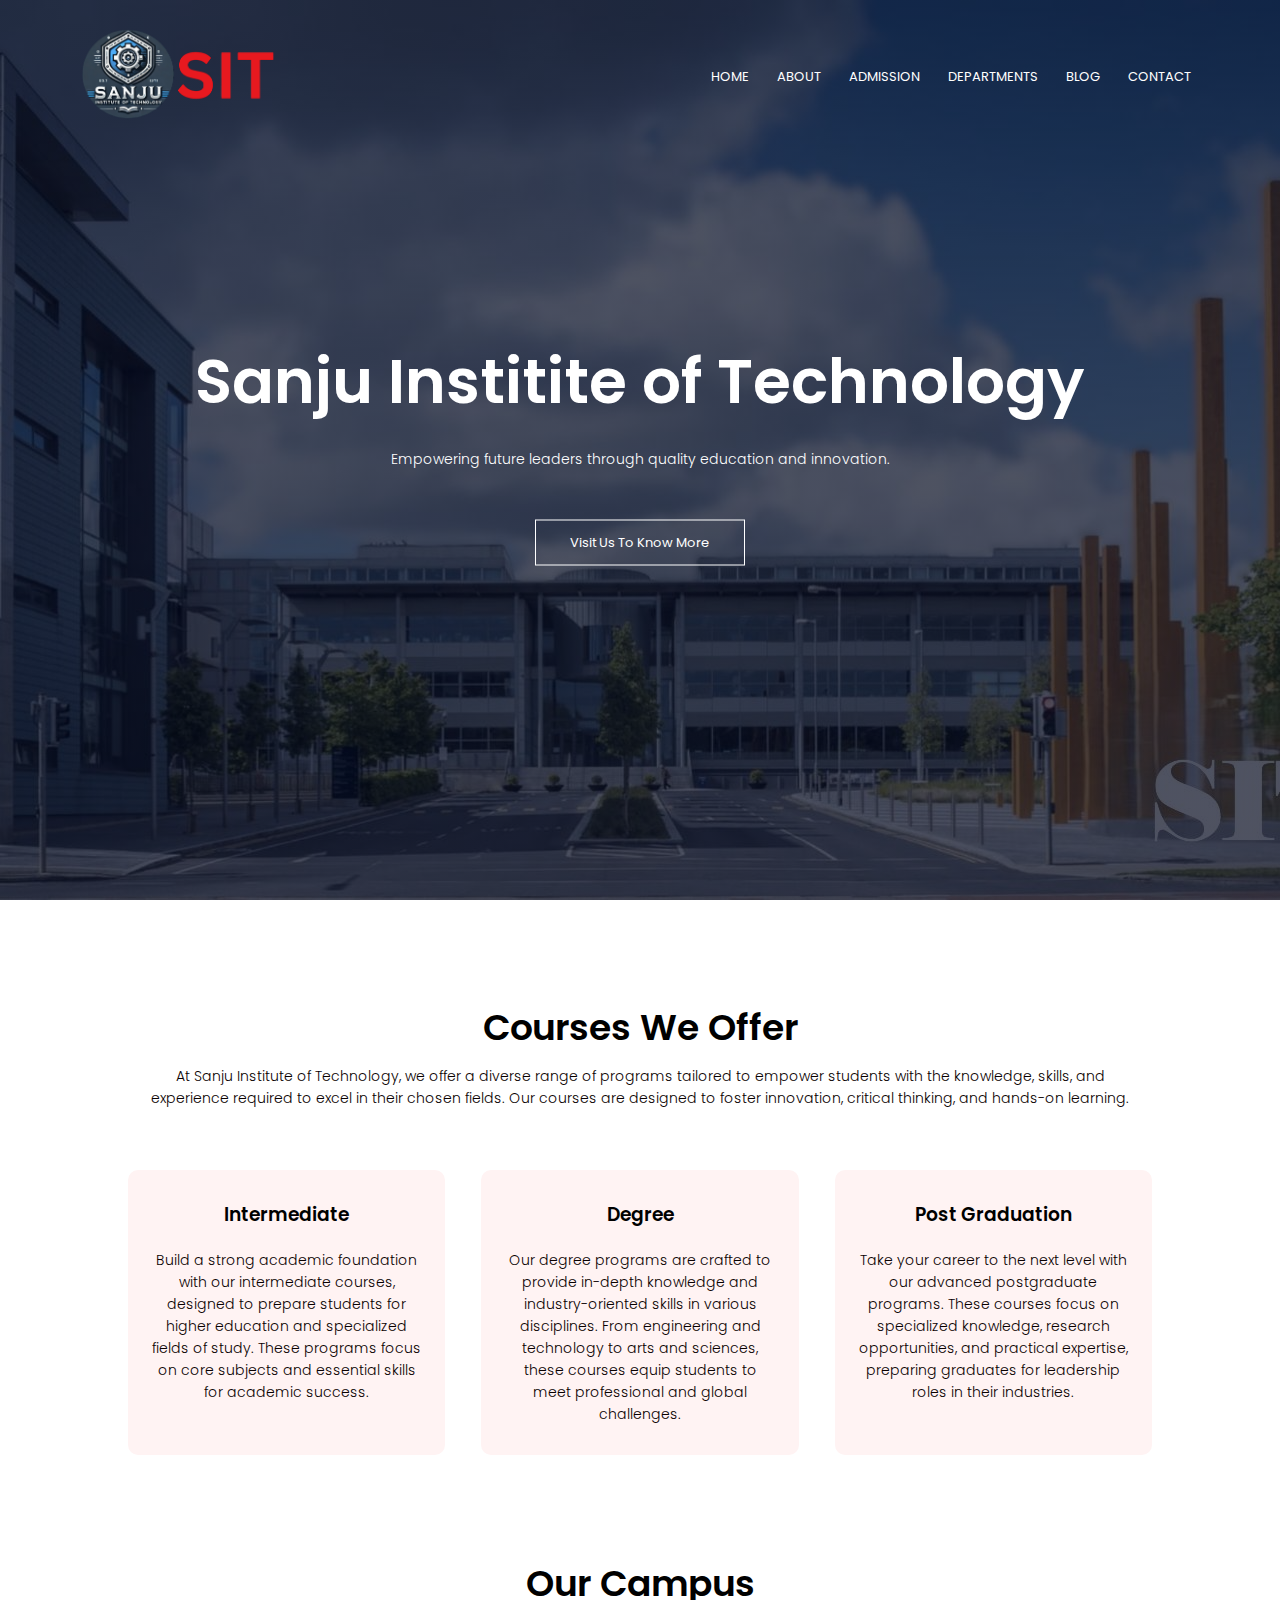
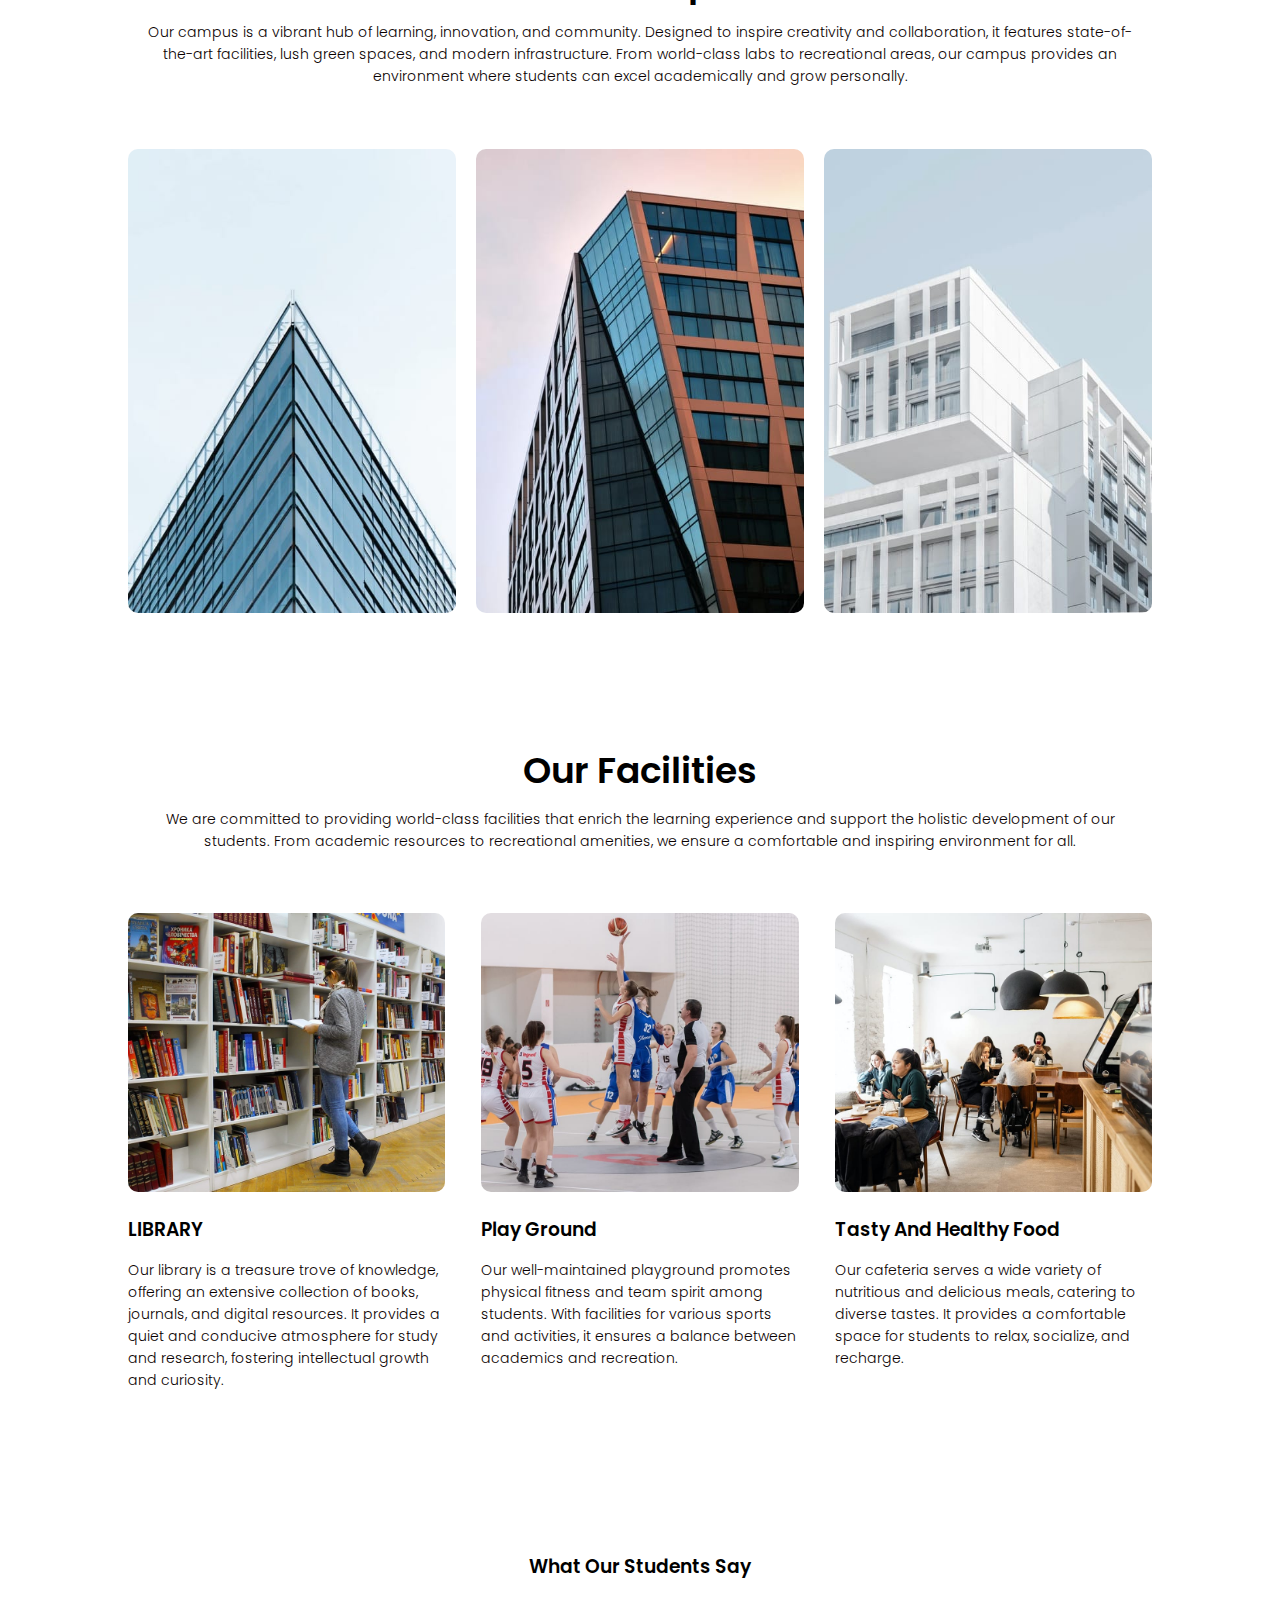
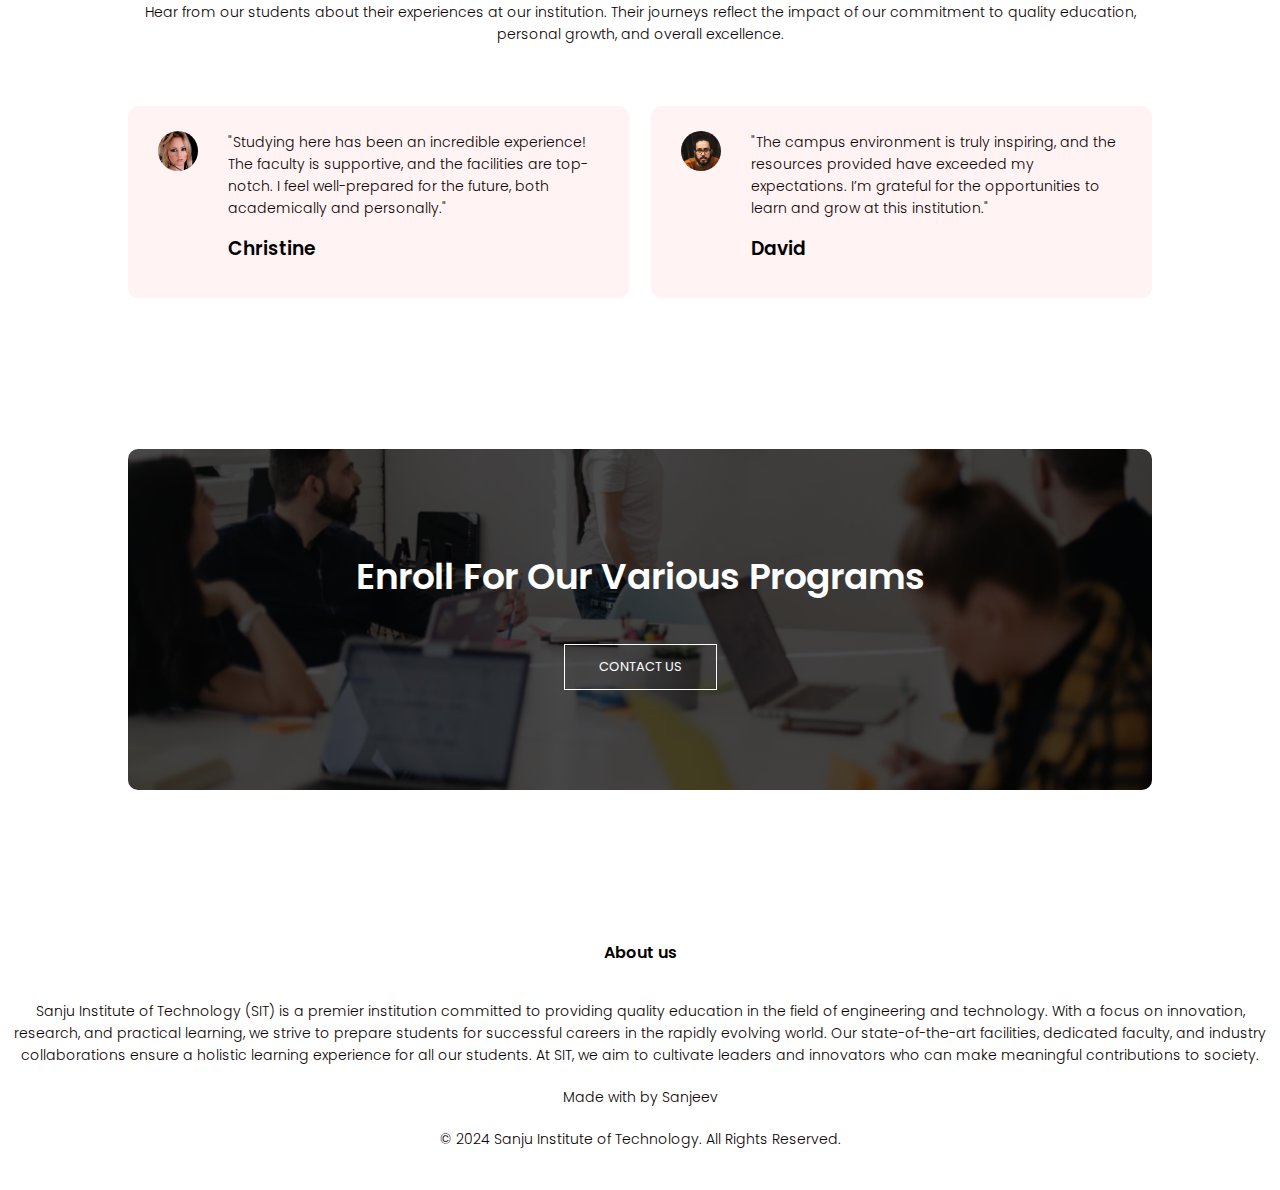
<file: index.html>
<!DOCTYPE html>
<html lang="en">

<head>
    <meta charset="UTF-8">
    <meta name="viewport" content="width=device-width, initial-scale=1.0">
    <link rel="icon" href="images/logo11.png" type="image/png">
   
    <title>SIT</title>
    <link rel="stylesheet" href="style.css">
    <link rel="preconnect" href="https://fonts.googleapis.com">
    <link rel="preconnect" href="https://fonts.gstatic.com" crossorigin>
    <link
        href="https://fonts.googleapis.com/css2?family=Poppins:ital,wght@0,100;0,200;0,300;0,400;0,500;0,600;0,700;0,800;0,900;1,100;1,200;1,300;1,400;1,500;1,600;1,700;1,800&display=swap"
        rel="stylesheet">
    <link rel="stylesheet" href="https://cdnjs.cloudflare.com/ajax/libs/font-awesome/6.6.0/css/all.min.css"
        integrity="sha512-Kc323vGBEqzTmouAECnVceyQqyqdsSiqLQISBL29aUW4U/M7pSPA/gEUZQqv1cwx4OnYxTxve5UMg5GT6L4JJg=="
        crossorigin="anonymous" referrerpolicy="no-referrer" />
</head>

<body>
    <section class="header">
        <nav>
            <a href="index.html"><img src="images/logo1.png" alt="College Logo"></a>

            <div class="nav-links" id="navLinks">
                <i class="fa-solid fa-xmark" onclick="hideMenu()"></i>
                <ul>
                    <li><a href="index.html">HOME</a></li>
                    <li><a href="about.html">ABOUT</a></li>
                    <li><a href="admission.html">ADMISSION</a></li>
                    <li><a href="departments.html">DEPARTMENTS</a></li>
                    <li><a href="blog.html">BLOG</a></li>
                    <li><a href="contact.html">CONTACT</a></li>
                </ul>
            </div>
            <i class="fa-solid fa-bars" onclick="showMenu()"></i>
        </nav>

        <div class="text-box">
            <h1>Sanju Institite of Technology</h1>
            <p> Empowering future leaders through quality education and innovation. </p>
            <a href="about.html" class="hero-btn">Visit Us To Know More</a>
        </div>

    </section>


    <!------------------  Course  --------------->
    <section class="course">
        <h1>Courses We Offer</h1>
        <p>At Sanju Institute of Technology, we offer a diverse range of programs tailored to empower students with the
            knowledge, skills, and experience required to excel in their chosen fields. Our courses are designed to
            foster innovation, critical thinking, and hands-on learning.</p>

        <div class="row">
            <div class="course-col">
                <h3>Intermediate</h3>
                <p>Build a strong academic foundation with our intermediate courses, designed to prepare students for
                    higher education and specialized fields of study. These programs focus on core subjects and
                    essential skills for academic success.</p>
            </div>
            <div class="course-col">
                <h3>Degree</h3>
                <p>Our degree programs are crafted to provide in-depth knowledge and industry-oriented skills in various
                    disciplines. From engineering and technology to arts and sciences, these courses equip students to
                    meet professional and global challenges.</p>
            </div>
            <div class="course-col">
                <h3>Post Graduation</h3>
                <p>Take your career to the next level with our advanced postgraduate programs. These courses focus on
                    specialized knowledge, research opportunities, and practical expertise, preparing graduates for
                    leadership roles in their industries.</p>
            </div>
        </div>
    </section>




    <!-- ------ Campus----------- -->
    <div class="campus">
        <h1>Our Campus</h1>
        <p>Our campus is a vibrant hub of learning, innovation, and community. Designed to inspire creativity and
            collaboration, it features state-of-the-art facilities, lush green spaces, and modern infrastructure. From
            world-class labs to recreational areas, our campus provides an environment where students can excel
            academically and grow personally.</p>


        <div class="row">
            <div class="campus-col">
                <img src="images/london.jpg" alt="London Campus">
                <div class="layer">
                    <h3>LONDON</h3>
                </div>
            </div>
            <div class="campus-col">
                <img src="images/newyork.jpg" alt="London Campus">
                <div class="layer">
                    <h3>NEW YORK</h3>
                </div>
            </div>
            <div class="campus-col">
                <img src="images/washington.jpg" alt="London Campus">
                <div class="layer">
                    <h3>WASHINGTON</h3>
                </div>
            </div>
        </div>
    </div>

    <!------------Facilities----------->

    <section class="facilities">
        <h1>Our Facilities</h1>
        <p>We are committed to providing world-class facilities that enrich the learning experience and support the
            holistic development of our students. From academic resources to recreational amenities, we ensure a
            comfortable and inspiring environment for all.</p>

        <div class="row">
            <div class="facilities-col">
                <img src="images/library.jpg" alt="Library Image">
                <h3>LIBRARY</h3>
                <p>Our library is a treasure trove of knowledge, offering an extensive collection of books, journals,
                    and digital resources. It provides a quiet and conducive atmosphere for study and research,
                    fostering intellectual growth and curiosity.</p>
            </div>
            <div class="facilities-col">
                <img src="images/basketball.jpg" alt="Basketball Image">
                <h3>Play Ground</h3>
                <p>Our well-maintained playground promotes physical fitness and team spirit among students. With
                    facilities for various sports and activities, it ensures a balance between academics and recreation.
                </p>
            </div>
            <div class="facilities-col">
                <img src="images/cafeteria.jpg" alt="Cafeteria Image">
                <h3>Tasty And Healthy Food</h3>
                <p>Our cafeteria serves a wide variety of nutritious and delicious meals, catering to diverse tastes. It
                    provides a comfortable space for students to relax, socialize, and recharge.</p>
            </div>
        </div>
    </section>


    <!-- -----------Testimonials-------- -->

    <section class="testimonial">
        <h3>What Our Students Say</h3>
        <p>Hear from our students about their experiences at our institution. Their journeys reflect the impact of our
            commitment to quality education, personal growth, and overall excellence.</p>

        <div class="row">
            <div class="testimonial-col">
                <img src="images/user1.jpg" alt="Student Image">
                <div>
                    <p>"Studying here has been an incredible experience! The faculty is supportive, and the facilities
                        are top-notch. I feel well-prepared for the future, both academically and personally."</p>
                    <h3>Christine</h3>
                    <i class="fa-solid fa-star"></i>
                    <i class="fa-solid fa-star"></i>
                    <i class="fa-solid fa-star"></i>
                    <i class="fa-solid fa-star"></i>
                    <i class="fa-regular fa-star"></i>
                </div>
            </div>
            <div class="testimonial-col">
                <img src="images/user2.jpg" alt="Student Image">
                <div>
                    <p>"The campus environment is truly inspiring, and the resources provided have exceeded my
                        expectations. I’m grateful for the opportunities to learn and grow at this institution."</p>
                    <h3>David</h3>
                    <i class="fa-solid fa-star"></i>
                    <i class="fa-solid fa-star"></i>
                    <i class="fa-solid fa-star"></i>
                    <i class="fa-solid fa-star"></i>
                    <i class="fa-solid fa-star-half-stroke"></i>
                </div>
            </div>
        </div>
    </section>




    <!----------- Call To Action ------------->
    <section class="cta">
        <h1>Enroll For Our Various Programs</h1>
        <a href="contact.html" class="hero-btn">CONTACT US</a>
    </section>



    <!---------- Footer-------->
    <section class="footer">
        <h4>About us</h4>
        <p>Sanju Institute of Technology (SIT) is a premier institution committed to providing quality education in the
            field of engineering and technology. With a focus on innovation, research, and practical learning, we strive
            to prepare students for successful careers in the rapidly evolving world. Our state-of-the-art facilities,
            dedicated faculty, and industry collaborations ensure a holistic learning experience for all our students.
            At SIT, we aim to cultivate leaders and innovators who can make meaningful contributions to society.</p>
        <div class="icons">
            <a href="index.html"><i class="fa-solid fa-house"></i></a>
            <i class="fa-brands fa-facebook"></i>
            <i class="fa-brands fa-twitter"></i>
            <i class="fa-brands fa-instagram"></i>
            <i class="fa-brands fa-linkedin"></i>
            <i class="fa-brands fa-youtube"></i>
        </div>
        <p>Made with <i class="fa-solid fa-heart"></i> by Sanjeev</p>
        <p>&copy; 2024 Sanju Institute of Technology. All Rights Reserved.</p>
    </section>









    <!-- ------------JavaScript for Toggle menu--------------- -->
    <script>
        var navLinks = document.getElementById("navLinks");

        function showMenu() {
            navLinks.classList.add("show");
        }

        function hideMenu() {
            navLinks.classList.remove("show");
        }

    </script>

</body>

</html>
</file>
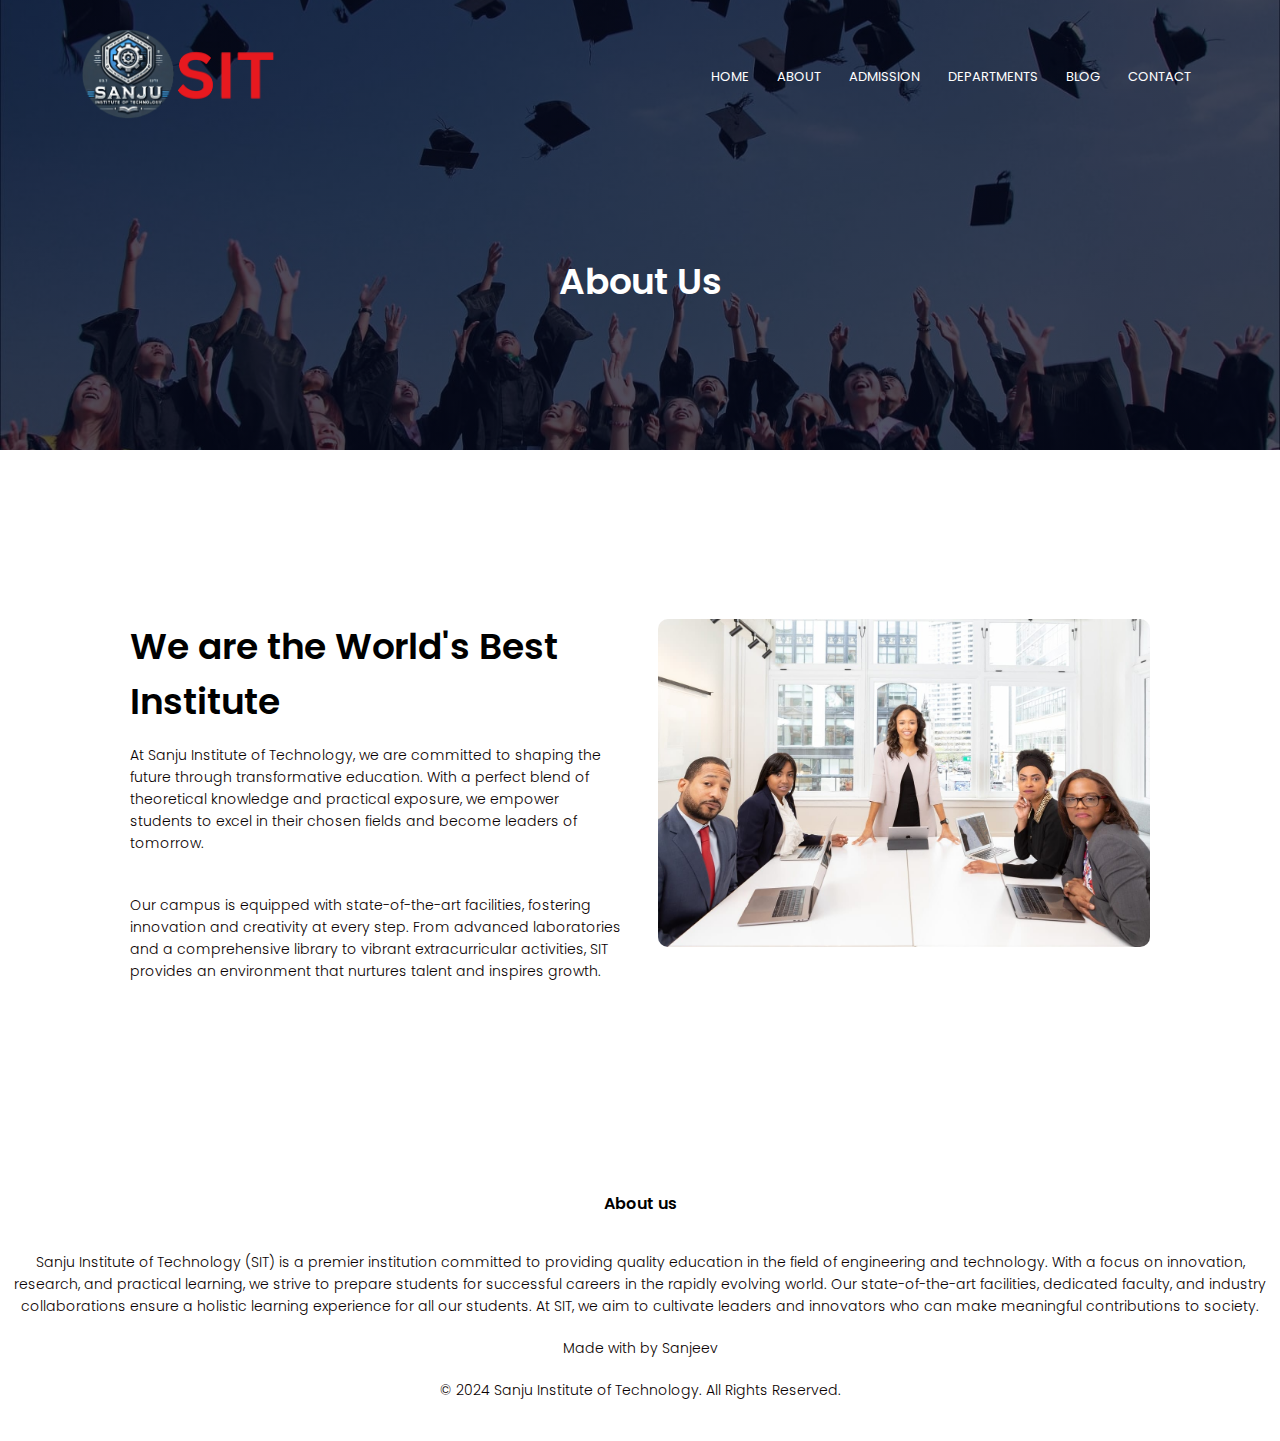
<file: about.html>
<!DOCTYPE html>
<html lang="en">

<head>
    <meta charset="UTF-8">
    <meta name="viewport" content="width=device-width, initial-scale=1.0">
    <link rel="icon" href="images/logo11.png" type="image/png">
    <title>About Us | SIT</title>
    <link rel="stylesheet" href="style.css">
    <link rel="preconnect" href="https://fonts.googleapis.com">
    <link rel="preconnect" href="https://fonts.gstatic.com" crossorigin>
    <link
        href="https://fonts.googleapis.com/css2?family=Poppins:ital,wght@0,100;0,200;0,300;0,400;0,500;0,600;0,700;0,800;0,900;1,100;1,200;1,300;1,400;1,500;1,600;1,700;1,800&display=swap"
        rel="stylesheet">
    <link rel="stylesheet" href="https://cdnjs.cloudflare.com/ajax/libs/font-awesome/6.6.0/css/all.min.css"
        integrity="sha512-Kc323vGBEqzTmouAECnVceyQqyqdsSiqLQISBL29aUW4U/M7pSPA/gEUZQqv1cwx4OnYxTxve5UMg5GT6L4JJg=="
        crossorigin="anonymous" referrerpolicy="no-referrer" />
</head>

<body>
    <section class="sub-header">
        <nav>
            <a href="index.html"><img src="images/logo1.png" alt="College Logo"></a>
            
            <div class="nav-links" id="navLinks">
                <i class="fa-solid fa-xmark" onclick="hideMenu()"></i>
                <ul>
                    <li><a href="index.html">HOME</a></li>
                    <li><a href="about.html">ABOUT</a></li>
                    <li><a href="admission.html">ADMISSION</a></li>
                    <li><a href="departments.html">DEPARTMENTS</a></li>
                    <li><a href="blog.html">BLOG</a></li>
                    <li><a href="contact.html">CONTACT</a></li>
                </ul>
            </div>
            <i class="fa-solid fa-bars" onclick="showMenu()"></i>
        </nav>

        <h1>About Us</h1>
    </section>

    <!---------------About Us content------------->

    <section class="about-us">
        <div class="row">
            <div class="about-col">
                <h1>We are the World's Best Institute</h1>
                <p>At Sanju Institute of Technology, we are committed to shaping the future through transformative education. With a perfect blend of theoretical knowledge and practical exposure, we empower students to excel in their chosen fields and become leaders of tomorrow.</p>
                <p>Our campus is equipped with state-of-the-art facilities, fostering innovation and creativity at every step. From advanced laboratories and a comprehensive library to vibrant extracurricular activities, SIT provides an environment that nurtures talent and inspires growth.</p>
            
                <a href="#" class="hero-btn">EXPLORE NOW</a>
            </div>
            <div class="about-col">
                <img src="images/about.jpg" alt="About Image">
            </div>
        </div>
    </section>
    



    <!---------- Footer-------->
    <section class="footer">
        <h4>About us</h4>
        <p>Sanju Institute of Technology (SIT) is a premier institution committed to providing quality education in the field of engineering and technology. With a focus on innovation, research, and practical learning, we strive to prepare students for successful careers in the rapidly evolving world. Our state-of-the-art facilities, dedicated faculty, and industry collaborations ensure a holistic learning experience for all our students. At SIT, we aim to cultivate leaders and innovators who can make meaningful contributions to society.</p>
        <div class="icons">
            <a href="index.html"><i class="fa-solid fa-house"></i></a>
            <i class="fa-brands fa-facebook"></i>
            <i class="fa-brands fa-twitter"></i>
            <i class="fa-brands fa-instagram"></i>
            <i class="fa-brands fa-linkedin"></i>
            <i class="fa-brands fa-youtube"></i>
        </div>
        <p>Made with <i class="fa-solid fa-heart"></i> by Sanjeev</p>
        <p>&copy; 2024 Sanju Institute of Technology. All Rights Reserved.</p>
    </section>




    <!-- ------------JavaScript for Toggle menu--------------- -->
    <script>
        var navLinks = document.getElementById("navLinks");

        function showMenu() {
            navLinks.classList.add("show");
        }

        function hideMenu() {
            navLinks.classList.remove("show");
        }

    </script>

</body>

</html>
</file>
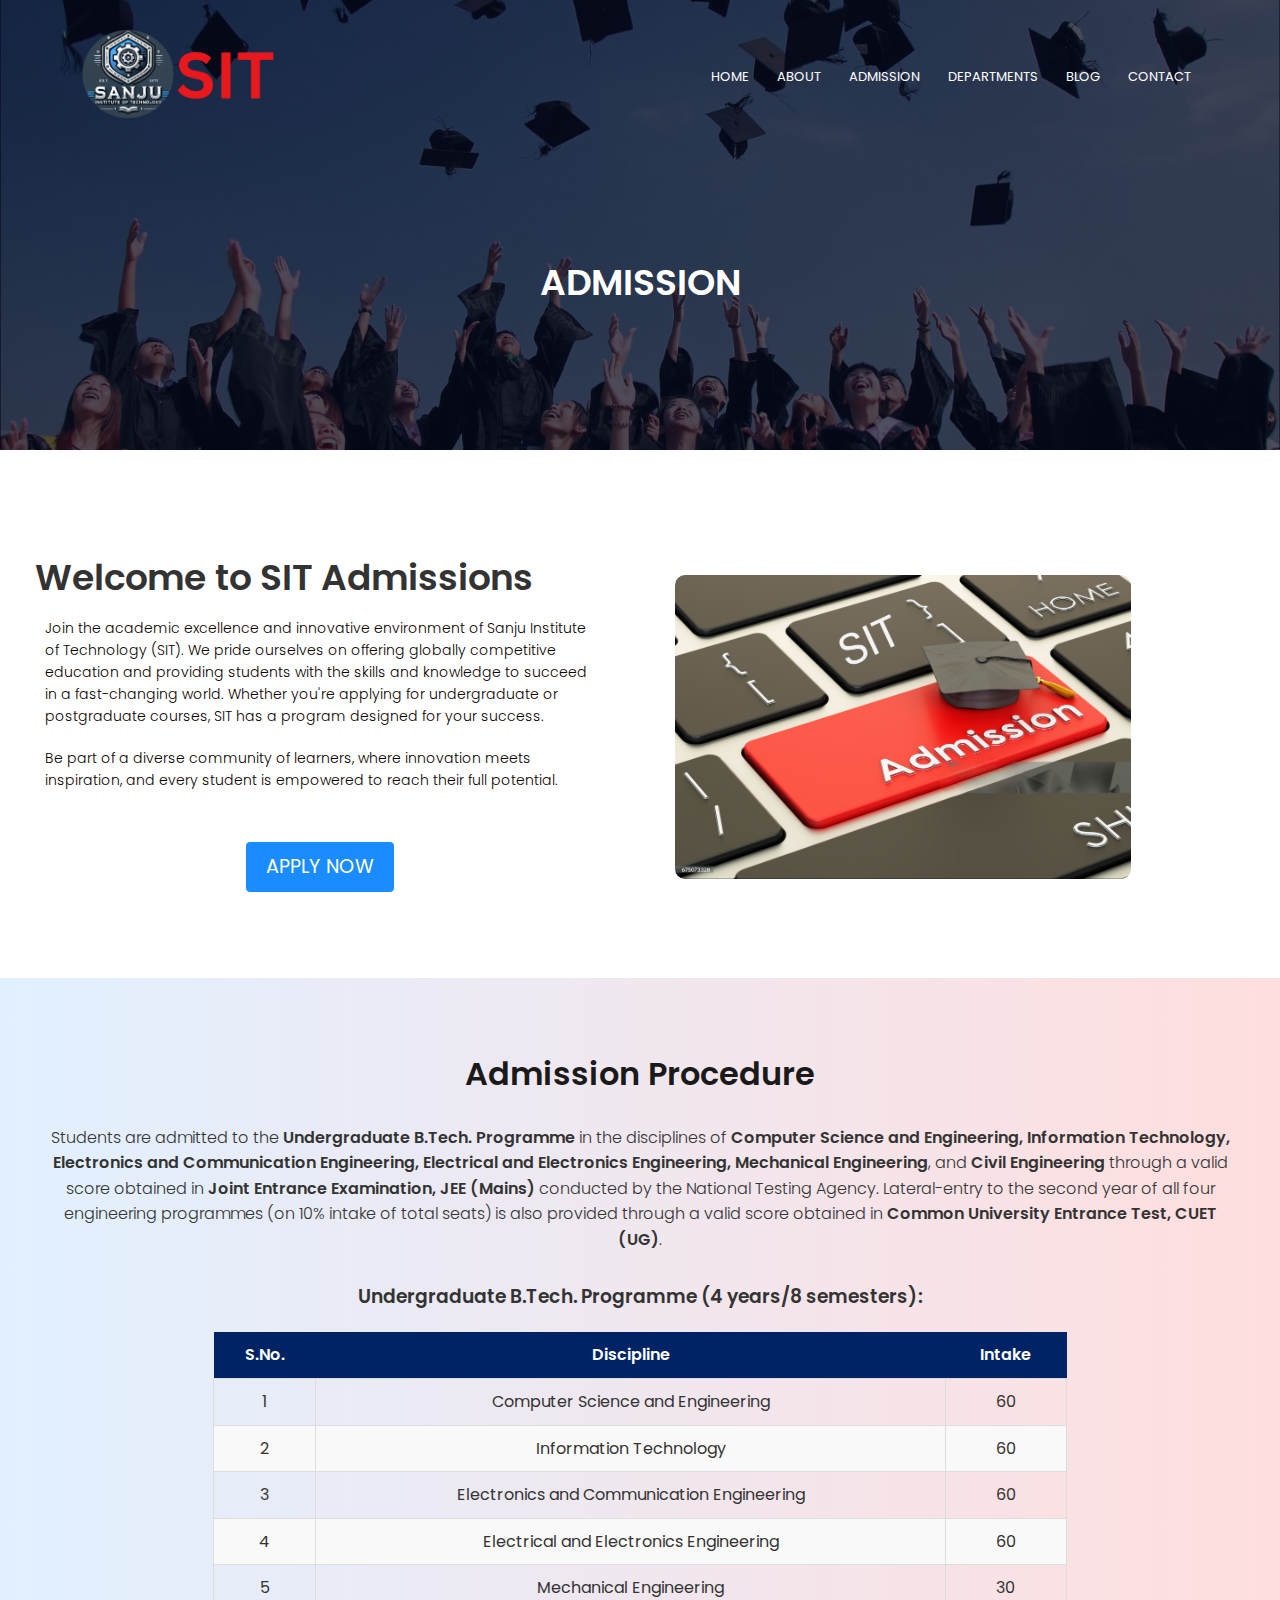
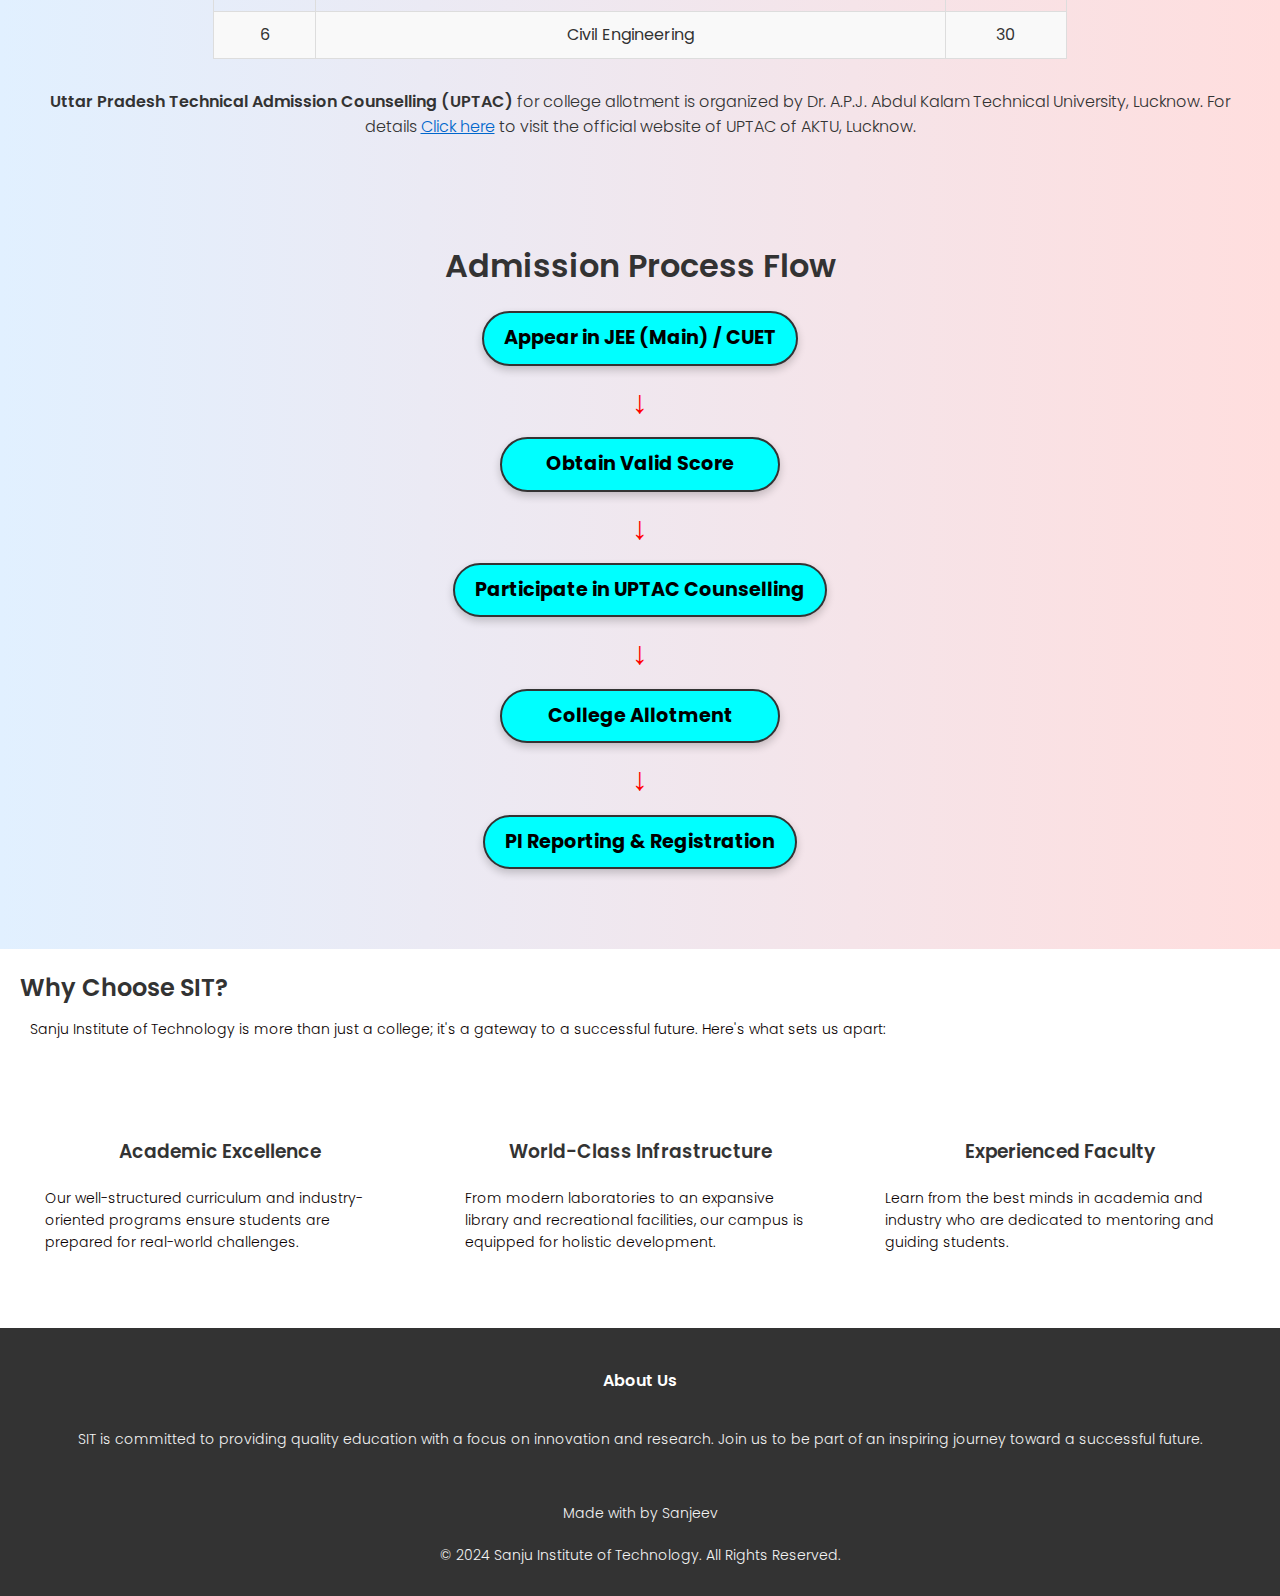
<file: admission.html>
<!DOCTYPE html>
<html lang="en">

<head>
    <meta charset="UTF-8">
    <meta name="viewport" content="width=device-width, initial-scale=1.0">
    <link rel="icon" href="images/logo11.png" type="image/png">
    <title>Admission | SIT</title>
    <link rel="stylesheet" href="style.css">
    <link rel="stylesheet" href="admission.css">
    <link rel="preconnect" href="https://fonts.googleapis.com">
    <link rel="preconnect" href="https://fonts.gstatic.com" crossorigin>
    <link
        href="https://fonts.googleapis.com/css2?family=Poppins:ital,wght@0,300;0,400;0,500;0,600;1,400;1,500&display=swap"
        rel="stylesheet">
    <link rel="stylesheet" href="https://cdnjs.cloudflare.com/ajax/libs/font-awesome/6.6.0/css/all.min.css"
        integrity="sha512-Kc323vGBEqzTmouAECnVceyQqyqdsSiqLQISBL29aUW4U/M7pSPA/gEUZQqv1cwx4OnYxTxve5UMg5GT6L4JJg=="
        crossorigin="anonymous" referrerpolicy="no-referrer" />
</head>

<body>
    <!-- Header Section -->
    <section class="sub-header">
        <nav>
            <a href="index.html"><img src="images/logo1.png" alt="College Logo"></a>
            
            <div class="nav-links" id="navLinks">
                <i class="fa-solid fa-xmark" onclick="hideMenu()"></i>
                <ul>
                    <li><a href="index.html">HOME</a></li>
                    <li><a href="about.html">ABOUT</a></li>
                    <li><a href="admission.html">ADMISSION</a></li>
                    <li><a href="departments.html">DEPARTMENTS</a></li>
                    <li><a href="blog.html">BLOG</a></li>
                    <li><a href="contact.html">CONTACT</a></li>
                </ul>
            </div>
            <i class="fa-solid fa-bars" onclick="showMenu()"></i>
        </nav>
        <h1>ADMISSION</h1>
    </section>

    <div class="row">
        <div class="admission-col">
            <h1>Welcome to SIT Admissions</h1>
            <p>Join the academic excellence and innovative environment of Sanju Institute of Technology (SIT). We pride
                ourselves on offering globally competitive education and providing students with the skills and
                knowledge to succeed in a fast-changing world. Whether you're applying for undergraduate or postgraduate
                courses, SIT has a program designed for your success.</p>
            <p>Be part of a diverse community of learners, where innovation meets inspiration, and every student is
                empowered to reach their full potential.</p>
            <div class="hero-btn-container">
                <a href="contact.html" class="hero-btn">APPLY NOW</a>
            </div>
        </div>
        <div class="admission-col">
            <img src="images/admission.jpg" alt="Admission Image">
        </div>
    </div>

    <section class="admission-full">
        <!-- Admission Intro Section -->
        <div class="admission-intro">
            <h1>Admission Procedure</h1>
            <div class="intro-content">
                <p>
                    Students are admitted to the <strong>Undergraduate B.Tech. Programme</strong> in the disciplines of
                    <strong>Computer Science and Engineering, Information Technology, Electronics and Communication
                        Engineering, Electrical and Electronics Engineering, Mechanical Engineering</strong>, and
                    <strong>Civil Engineering</strong> through a valid score obtained in
                    <strong>Joint Entrance Examination, JEE (Mains)</strong> conducted by the National Testing Agency.
                    Lateral-entry to the second year of all four engineering programmes (on 10% intake of total seats)
                    is also provided through a valid score obtained in
                    <strong>Common University Entrance Test, CUET (UG)</strong>.
                </p>

                <h3>Undergraduate B.Tech. Programme (4 years/8 semesters):</h3>
                <table>
                    <thead>
                        <tr>
                            <th>S.No.</th>
                            <th>Discipline</th>
                            <th>Intake</th>
                        </tr>
                    </thead>
                    <tbody>
                        <tr>
                            <td>1</td>
                            <td>Computer Science and Engineering</td>
                            <td>60</td>
                        </tr>
                        <tr>
                            <td>2</td>
                            <td>Information Technology</td>
                            <td>60</td>
                        </tr>
                        <tr>
                            <td>3</td>
                            <td>Electronics and Communication Engineering</td>
                            <td>60</td>
                        </tr>
                        <tr>
                            <td>4</td>
                            <td>Electrical and Electronics Engineering</td>
                            <td>60</td>
                        </tr>
                        <tr>
                            <td>5</td>
                            <td>Mechanical Engineering</td>
                            <td>30</td>
                        </tr>
                        <tr>
                            <td>6</td>
                            <td>Civil Engineering</td>
                            <td>30</td>
                        </tr>
                    </tbody>
                </table>

                <p>
                    <strong>Uttar Pradesh Technical Admission Counselling (UPTAC)</strong> for college allotment
                    is organized by Dr. A.P.J. Abdul Kalam Technical University, Lucknow. For details
                    <a href="https://aktu.ac.in/" target="_blank">Click here</a> to visit the official website of UPTAC
                    of AKTU, Lucknow.
                </p>
            </div>
        </div>

        <!-- Admission Procedure Flow -->
        <div class="admission-procedure">
            <h1>Admission Process Flow</h1>
            <div class="procedure-container">
                <div class="step">
                    <div class="oval">Appear in JEE (Main) / CUET</div>
                </div>
                <div class="arrow">↓</div>
                <div class="step">
                    <div class="oval">Obtain Valid Score</div>
                </div>
                <div class="arrow">↓</div>
                <div class="step">
                    <div class="oval">Participate in UPTAC Counselling</div>
                </div>
                <div class="arrow">↓</div>
                <div class="step">
                    <div class="oval">College Allotment</div>
                </div>
                <div class="arrow">↓</div>
                <div class="step">
                    <div class="oval">PI Reporting & Registration</div>
                </div>
            </div>
        </div>
    </section>


    <!-- Why Choose SIT Section -->
    <section class="why-sit">
        <h2>Why Choose SIT?</h2>
        <p>Sanju Institute of Technology is more than just a college; it's a gateway to a successful future. Here's what
            sets us apart:</p>
        <div class="row">
            <div class="why-sit-col">
                <i class="fa-solid fa-graduation-cap"></i>
                <h3>Academic Excellence</h3>
                <p>Our well-structured curriculum and industry-oriented programs ensure students are prepared for
                    real-world challenges.</p>
            </div>
            <div class="why-sit-col">
                <i class="fa-solid fa-building-columns"></i>
                <h3>World-Class Infrastructure</h3>
                <p>From modern laboratories to an expansive library and recreational facilities, our campus is equipped
                    for holistic development.</p>
            </div>
            <div class="why-sit-col">
                <i class="fa-solid fa-users"></i>
                <h3>Experienced Faculty</h3>
                <p>Learn from the best minds in academia and industry who are dedicated to mentoring and guiding
                    students.</p>
            </div>
        </div>
    </section>

    <!-- Footer Section -->
    <section class="footer">
        <h4>About Us</h4>
        <p>SIT is committed to providing quality education with a focus on innovation and research. Join us to be part
            of an inspiring journey toward a successful future.</p>
        <div class="icons">
            <a href="index.html"><i class="fa-solid fa-house"></i></a>
            <i class="fa-brands fa-facebook"></i>
            <i class="fa-brands fa-twitter"></i>
            <i class="fa-brands fa-instagram"></i>
            <i class="fa-brands fa-linkedin"></i>
            <i class="fa-brands fa-youtube"></i>
        </div>
        <p>Made with <i class="fa-solid fa-heart"></i> by Sanjeev</p>
        <p>&copy; 2024 Sanju Institute of Technology. All Rights Reserved.</p>
    </section>

    <!-- JavaScript for Toggle Menu -->
    <script>
        var navLinks = document.getElementById("navLinks");

        function showMenu() {
            navLinks.classList.add("show");
        }

        function hideMenu() {
            navLinks.classList.remove("show");
        }
    </script>
</body>

</html>
</file>
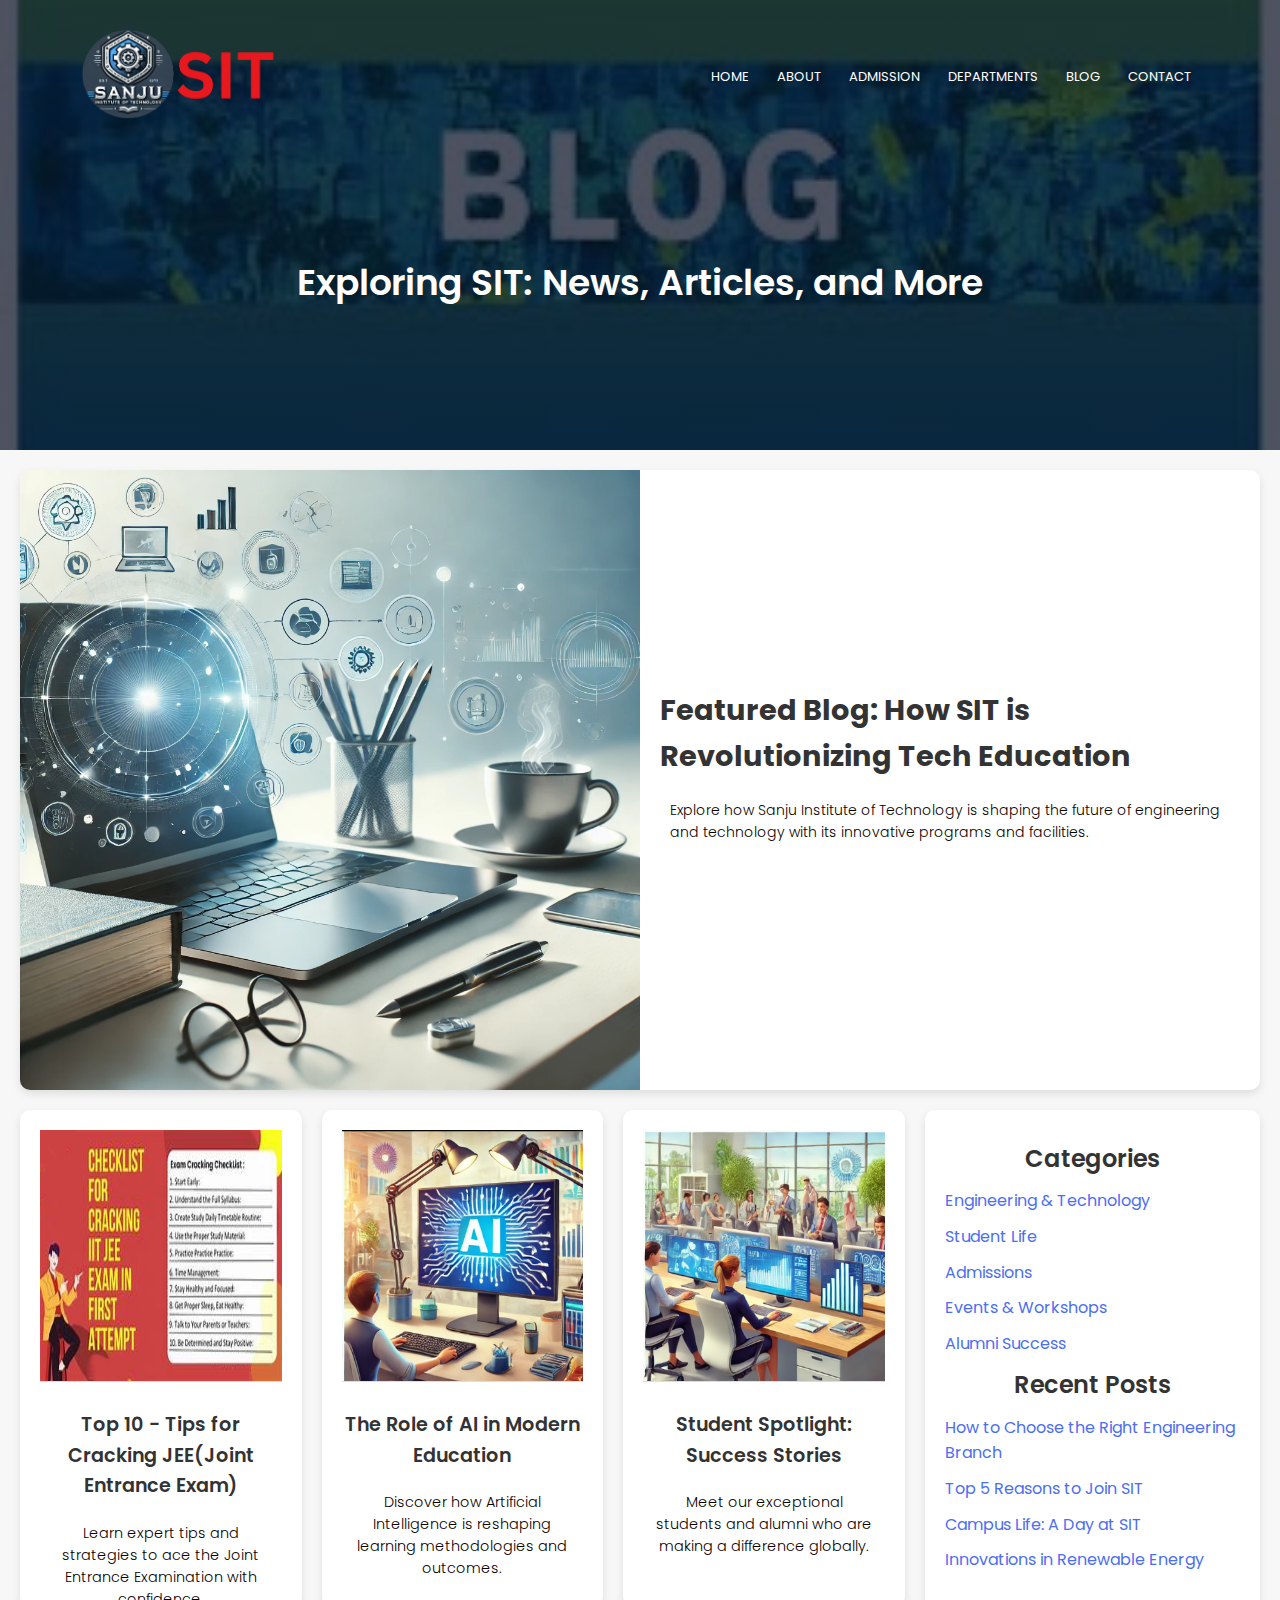
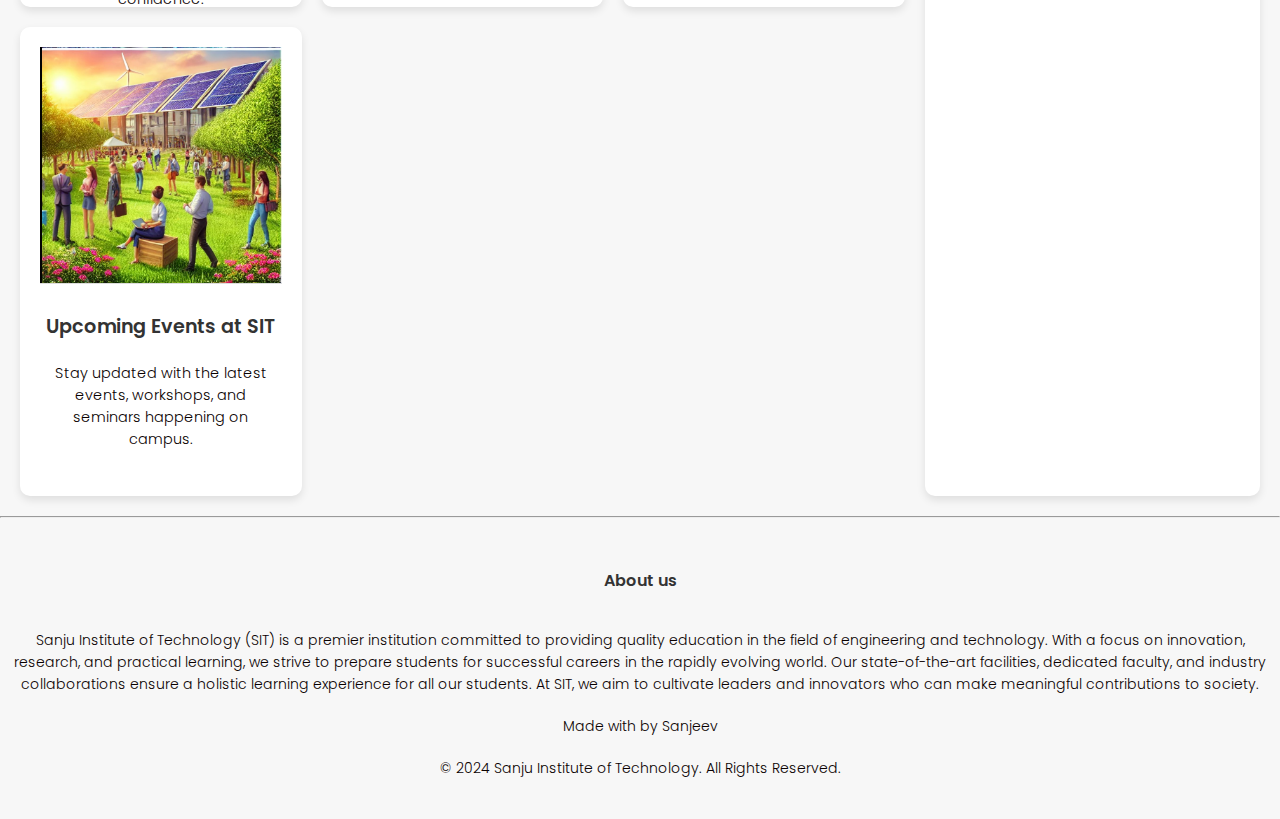
<file: blog.html>
<!DOCTYPE html>
<html lang="en">

<head>
    <meta charset="UTF-8">
    <meta name="viewport" content="width=device-width, initial-scale=1.0">
    <link rel="icon" href="images/logo11.png" type="image/png">
    <title>Blogs</title>
    <link rel="stylesheet" href="style.css">
    <link rel="stylesheet" href="blog.css">
    <link rel="preconnect" href="https://fonts.googleapis.com">
    <link rel="preconnect" href="https://fonts.gstatic.com" crossorigin>
    <link
        href="https://fonts.googleapis.com/css2?family=Poppins:ital,wght@0,100;0,200;0,300;0,400;0,500;0,600;0,700;0,800;0,900;1,100;1,200;1,300;1,400;1,500;1,600;1,700;1,800&display=swap"
        rel="stylesheet">
    <link rel="stylesheet" href="https://cdnjs.cloudflare.com/ajax/libs/font-awesome/6.6.0/css/all.min.css"
        integrity="sha512-Kc323vGBEqzTmouAECnVceyQqyqdsSiqLQISBL29aUW4U/M7pSPA/gEUZQqv1cwx4OnYxTxve5UMg5GT6L4JJg=="
        crossorigin="anonymous" referrerpolicy="no-referrer" />
</head>

<body>
    <section class="sub-header blogs">
        <nav>
            <a href="index.html"><img src="images/logo1.png" alt="College Logo"></a>
            
            <div class="nav-links" id="navLinks">
                <i class="fa-solid fa-xmark" onclick="hideMenu()"></i>
                <ul>
                    <li><a href="index.html">HOME</a></li>
                    <li><a href="about.html">ABOUT</a></li>
                    <li><a href="admission.html">ADMISSION</a></li>
                    <li><a href="departments.html">DEPARTMENTS</a></li>
                    <li><a href="blog.html">BLOG</a></li>
                    <li><a href="contact.html">CONTACT</a></li>
                </ul>
            </div>
            <i class="fa-solid fa-bars" onclick="showMenu()"></i>
        </nav>

        <h1> Exploring SIT: News, Articles, and More</h1>
    </section>


 <!------------ Blog Page Content ------------>


<!-- Main Blog Section -->
<section class="blog-container">
    <div class="featured-blog">
        <img src="images/featured-blog.webp" alt="Featured Blog Image">
        <div class="featured-content">
            <h2>Featured Blog: How SIT is Revolutionizing Tech Education</h2>
            <p>Explore how Sanju Institute of Technology is shaping the future of engineering and technology with its innovative programs and facilities.</p>
            <!-- <a href="blog-details.html" class="read-more-btn">Read More</a> -->
        </div>
    </div>

    <div class="blog-main">
        <!-- Blog Posts Grid -->
        <div class="blog-grid">
            <div class="blog-card">
                <img src="images/blog1.png" alt="Blog Image">
                <h3>Top 10 -  Tips for Cracking JEE(Joint Entrance Exam)</h3>
                <p>Learn expert tips and strategies to ace the Joint Entrance Examination with confidence.</p>
                <!-- <a href="blog-details.html" class="read-more-btn">Read More</a> -->
            </div>
            <div class="blog-card">
                <img src="images/blog2.png" alt="Blog Image">
                <h3>The Role of AI in Modern Education</h3>
                <p>Discover how Artificial Intelligence is reshaping learning methodologies and outcomes.</p>
                <!-- <a href="blog-details.html" class="read-more-btn">Read More</a> -->
            </div>
            <div class="blog-card">
                <img src="images/blog4.png" alt="Blog Image">
                <h3>Student Spotlight: Success Stories</h3>
                <p>Meet our exceptional students and alumni who are making a difference globally.</p>
                <!-- <a href="blog-details.html" class="read-more-btn">Read More</a> -->
            </div>
            <div class="blog-card">
                <img src="images/blog3.png" alt="Blog Image">
                <h3>Upcoming Events at SIT</h3>
                <p>Stay updated with the latest events, workshops, and seminars happening on campus.</p>
                <!-- <a href="blog-details.html" class="read-more-btn">Read More</a> -->
            </div>
        </div>

        <!-- Sidebar -->
        <aside class="blog-sidebar">
            <h3>Categories</h3>
            <ul>
                <li><a href="#">Engineering & Technology</a></li>
                <li><a href="#">Student Life</a></li>
                <li><a href="#">Admissions</a></li>
                <li><a href="#">Events & Workshops</a></li>
                <li><a href="#">Alumni Success</a></li>
            </ul>

            <h3>Recent Posts</h3>
            <ul>
                <li><a href="#">How to Choose the Right Engineering Branch</a></li>
                <li><a href="#">Top 5 Reasons to Join SIT</a></li>
                <li><a href="#">Campus Life: A Day at SIT</a></li>
                <li><a href="#">Innovations in Renewable Energy</a></li>
            </ul>
        </aside>
    </div>
</section>

<!-- Pagination
<div class="pagination">
    <a href="#" class="prev">« Previous</a>
    <a href="#" class="page-number">1</a>
    <a href="#" class="page-number">2</a>
    <a href="#" class="page-number">3</a>
    <a href="#" class="next">Next »</a>
</div> -->


<hr>
    <!---------- Footer-------->
    <section class="footer">
        <h4>About us</h4>
        <p>Sanju Institute of Technology (SIT) is a premier institution committed to providing quality education in the field of engineering and technology. With a focus on innovation, research, and practical learning, we strive to prepare students for successful careers in the rapidly evolving world. Our state-of-the-art facilities, dedicated faculty, and industry collaborations ensure a holistic learning experience for all our students. At SIT, we aim to cultivate leaders and innovators who can make meaningful contributions to society.</p>
        <div class="icons">
            <a href="index.html"><i class="fa-solid fa-house"></i></a>
            <i class="fa-brands fa-facebook"></i>
            <i class="fa-brands fa-twitter"></i>
            <i class="fa-brands fa-instagram"></i>
            <i class="fa-brands fa-linkedin"></i>
            <i class="fa-brands fa-youtube"></i>
        </div>
        <p>Made with <i class="fa-solid fa-heart"></i> by Sanjeev</p>
        <p>&copy; 2024 Sanju Institute of Technology. All Rights Reserved.</p>
    </section>


    

    <!-- ------------JavaScript for Toggle menu--------------- -->
    <script>
        var navLinks = document.getElementById("navLinks");

        function showMenu() {
            navLinks.classList.add("show");
        }

        function hideMenu() {
            navLinks.classList.remove("show");
        }

    </script>

</body>

</html>
</file>
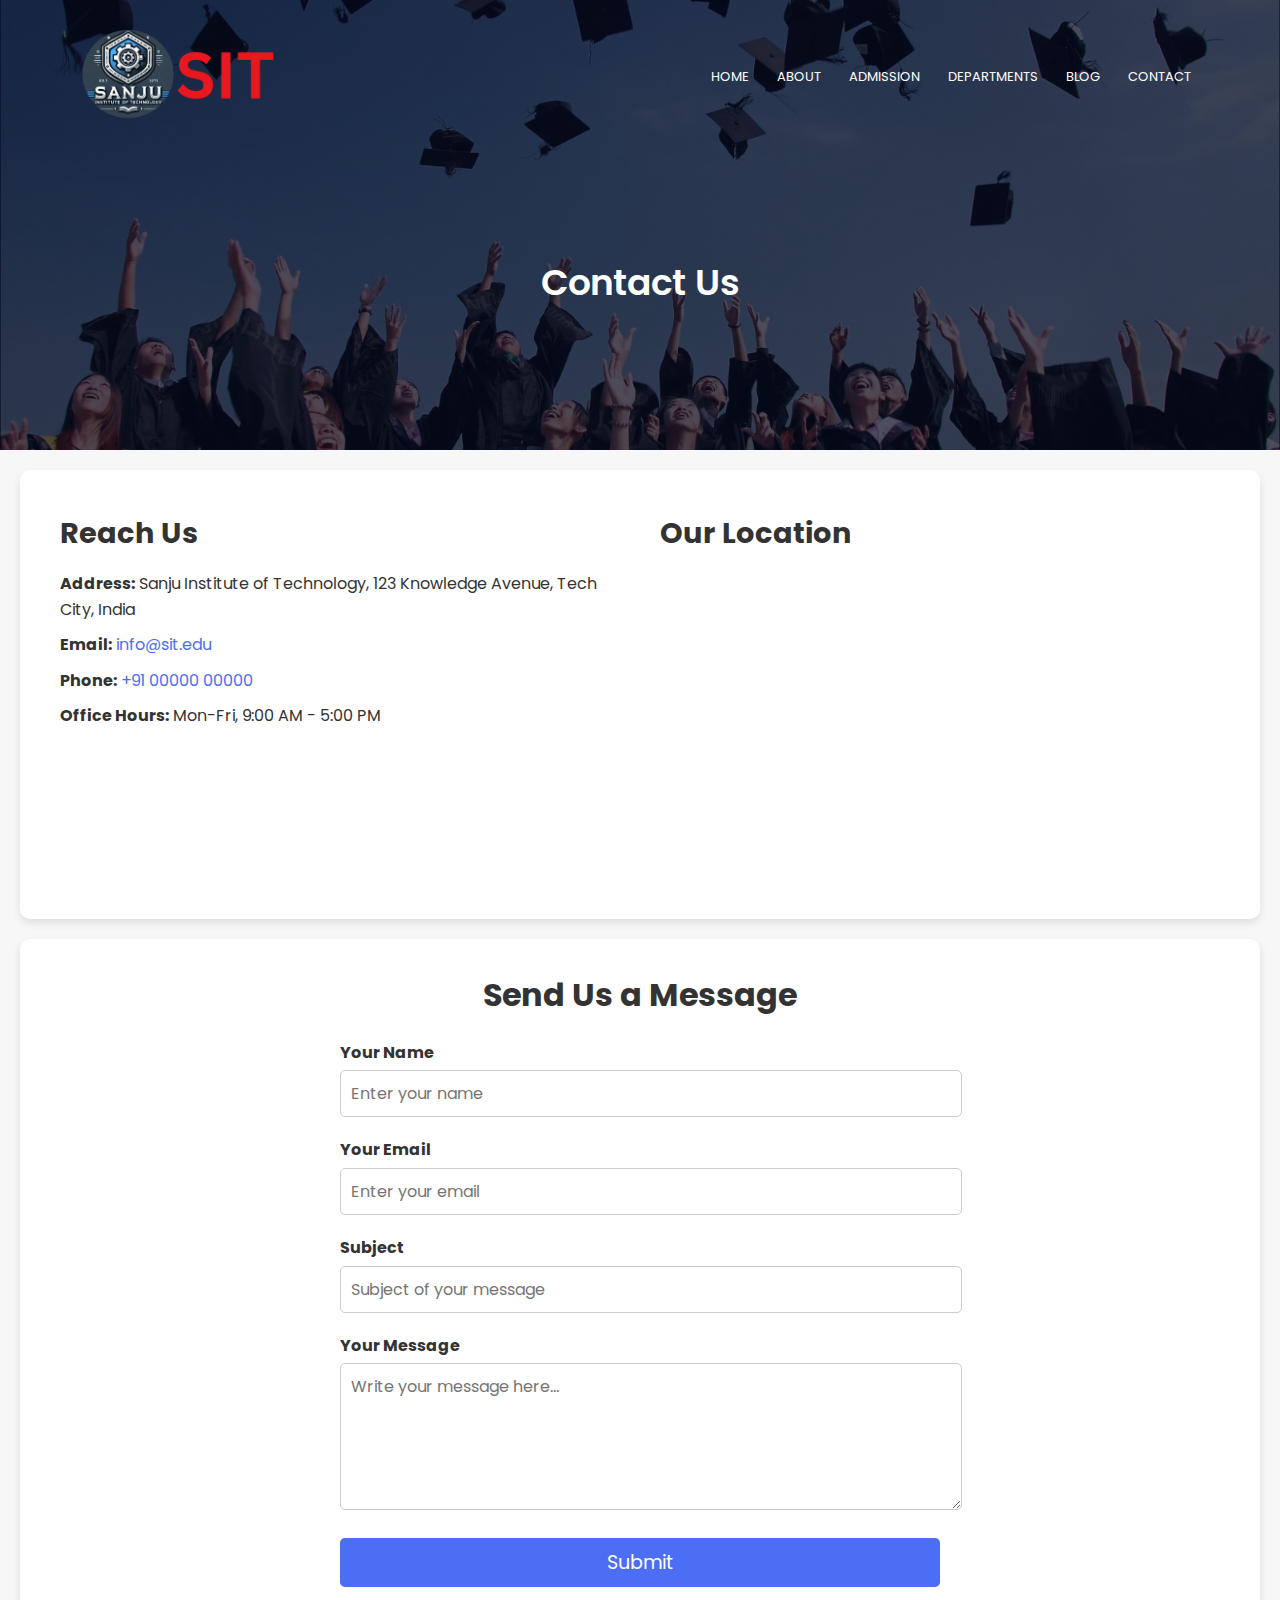
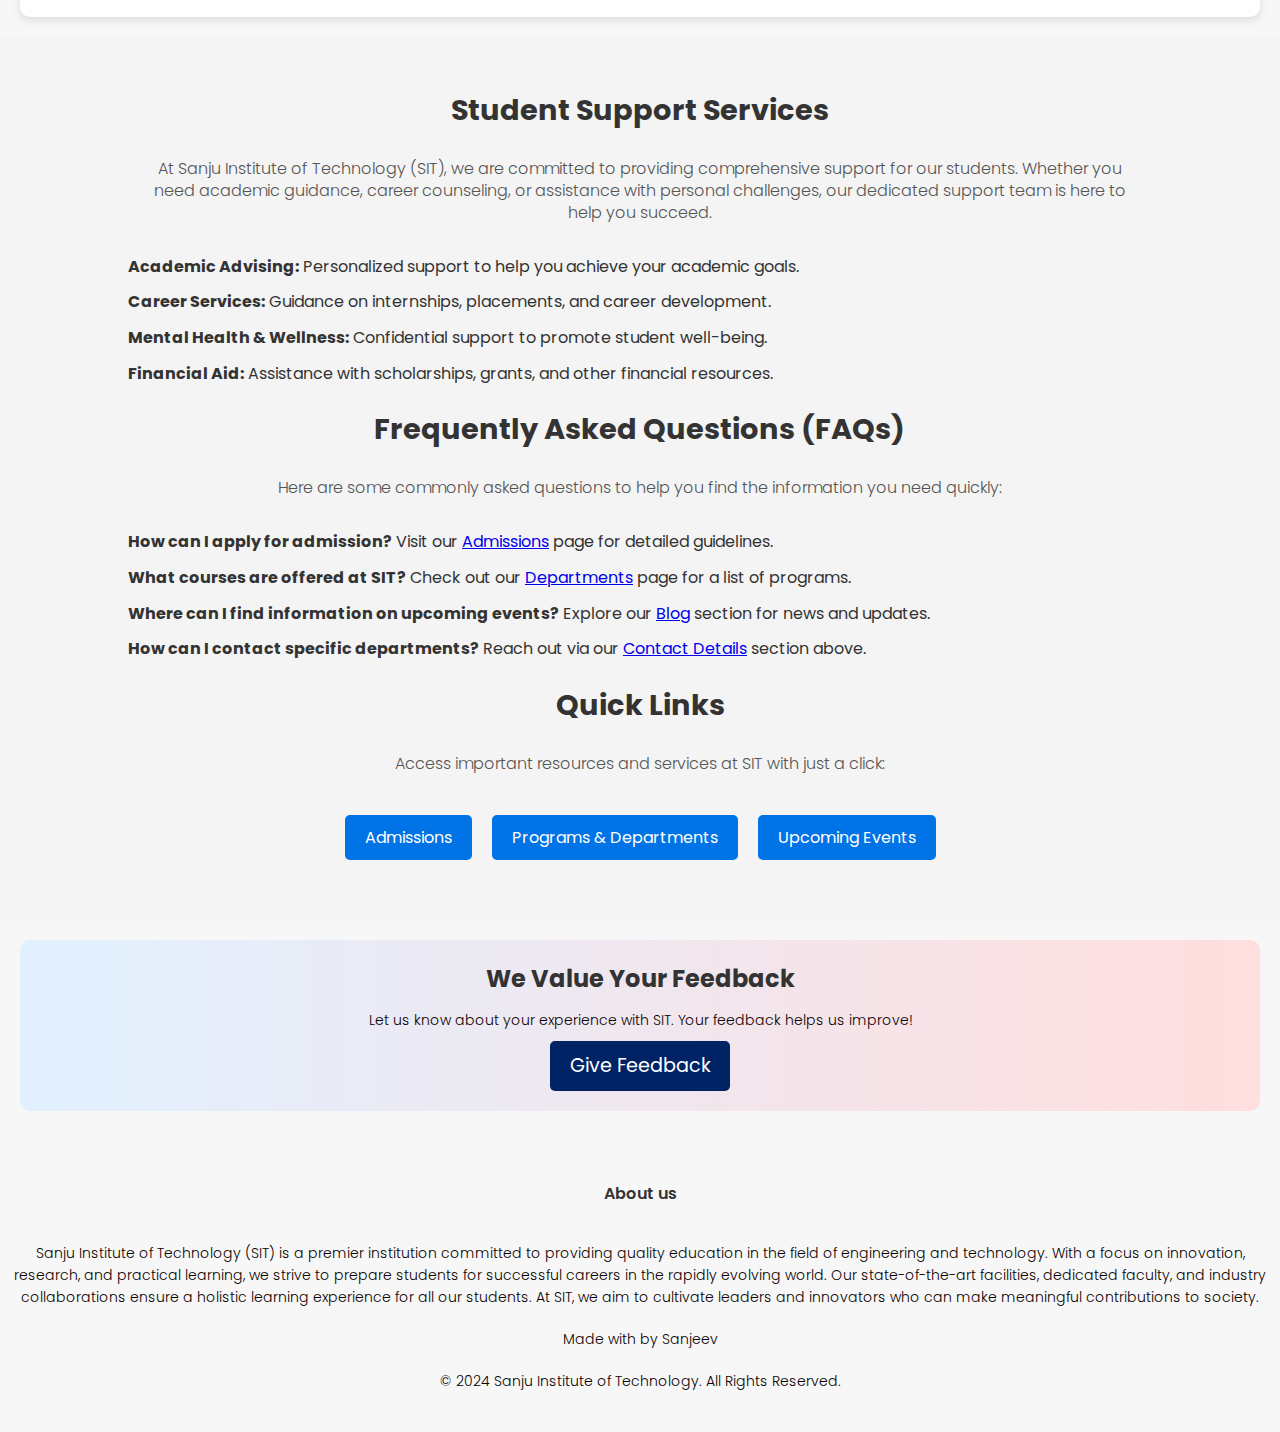
<file: contact.html>
<!DOCTYPE html>
<html lang="en">

<head>
    <meta charset="UTF-8">
    <meta name="viewport" content="width=device-width, initial-scale=1.0">
    <link rel="icon" href="images/logo11.png" type="image/png">
    <title>Contact-Us</title>
    <link rel="stylesheet" href="style.css">
    <link rel="stylesheet" href="contact.css">
    <link rel="preconnect" href="https://fonts.googleapis.com">
    <link rel="preconnect" href="https://fonts.gstatic.com" crossorigin>
    <link
        href="https://fonts.googleapis.com/css2?family=Poppins:ital,wght@0,100;0,200;0,300;0,400;0,500;0,600;0,700;0,800;0,900;1,100;1,200;1,300;1,400;1,500;1,600;1,700;1,800&display=swap"
        rel="stylesheet">
    <link rel="stylesheet" href="https://cdnjs.cloudflare.com/ajax/libs/font-awesome/6.6.0/css/all.min.css"
        integrity="sha512-Kc323vGBEqzTmouAECnVceyQqyqdsSiqLQISBL29aUW4U/M7pSPA/gEUZQqv1cwx4OnYxTxve5UMg5GT6L4JJg=="
        crossorigin="anonymous" referrerpolicy="no-referrer" />
</head>

<body>
    <section class="sub-header">
        <nav>
            <a href="index.html"><img src="images/logo1.png" alt="College Logo"></a>

            <div class="nav-links" id="navLinks">
                <i class="fa-solid fa-xmark" onclick="hideMenu()"></i>
                <ul>
                    <li><a href="index.html">HOME</a></li>
                    <li><a href="about.html">ABOUT</a></li>
                    <li><a href="admission.html">ADMISSION</a></li>
                    <li><a href="departments.html">DEPARTMENTS</a></li>
                    <li><a href="blog.html">BLOG</a></li>
                    <li><a href="contact.html">CONTACT</a></li>
                </ul>
            </div>
            <i class="fa-solid fa-bars" onclick="showMenu()"></i>
        </nav>

        <h1>Contact Us</h1>
    </section>

    <!---------------Contact Us ------------->
    <section class="contact-container">
        <div class="contact-details">
            <h2>Reach Us</h2>
            <ul>
                <li><strong>Address:</strong> Sanju Institute of Technology, 123 Knowledge Avenue, Tech City, India</li>
                <li><strong>Email:</strong> <a href="mailto:info@sit.edu">info@sit.edu</a></li>
                <li><strong>Phone:</strong> <a href="tel:+910000000000">+91 00000 00000</a></li>
                <li><strong>Office Hours:</strong> Mon-Fri, 9:00 AM - 5:00 PM</li>
            </ul>
        </div>

        <div class="contact-map">
            <h2>Our Location</h2>
            <!-- Embed Google Map -->
            <iframe
                src="https://www.google.com/maps/embed?pb=!1m18!1m12!1m3!1d3153.117638604724!2d-122.07851408468124!3d37.38747477982574!2m3!1f0!2f0!3f0!3m2!1i1024!2i768!4f13.1!3m3!1m2!1s0x0%3A0x2b4f781fedb7c8f4!2sSanju%20Institute%20of%20Technology!5e0!3m2!1sen!2sin!4v1616678427895!5m2!1sen!2sin"
                width="100%" height="300" style="border:0;" allowfullscreen="" loading="lazy">
            </iframe>
        </div>
    </section>

    <!-- Contact Form Section -->
    <section class="contact-form-section">
        <h2 id="feedback-msg">Send Us a Message</h2>
        <form action="submit_form.php" method="POST" class="contact-form">
            <div class="form-group">
                <label for="name"><b>Your Name</b></label>
                <input type="text" id="name" name="name" placeholder="Enter your name" required>
            </div>
            <div class="form-group">
                <label for="email"><b>Your Email</b></label>
                <input type="email" id="email" name="email" placeholder="Enter your email" required>
            </div>
            <div class="form-group">
                <label for="subject"><b>Subject</b></label>
                <input type="text" id="subject" name="subject" placeholder="Subject of your message" required>
            </div>
            <div class="form-group">
                <label for="message"><b>Your Message</b></label>
                <textarea id="message" name="message" rows="5" placeholder="Write your message here..."
                    required></textarea>
            </div>
            <button type="submit" class="contact-btn">Submit</button>
        </form>
    </section>

    <!-- Additional Content Before Feedback Section -->
    <section class="additional-content">
        <div class="student-support">
            <h2>Student Support Services</h2>
            <p>At Sanju Institute of Technology (SIT), we are committed to providing comprehensive support for our
                students. Whether you need academic guidance, career counseling, or assistance with personal challenges,
                our dedicated support team is here to help you succeed.</p>
            <ul>
                <li><strong>Academic Advising:</strong> Personalized support to help you achieve your academic goals.
                </li>
                <li><strong>Career Services:</strong> Guidance on internships, placements, and career development.</li>
                <li><strong>Mental Health & Wellness:</strong> Confidential support to promote student well-being.</li>
                <li><strong>Financial Aid:</strong> Assistance with scholarships, grants, and other financial resources.
                </li>
            </ul>
        </div>

        <div class="faq-section">
            <h2>Frequently Asked Questions (FAQs)</h2>
            <p>Here are some commonly asked questions to help you find the information you need quickly:</p>
            <ul>
                <li><strong>How can I apply for admission?</strong> Visit our <a href="admission.html">Admissions</a>
                    page for detailed guidelines.</li>
                <li><strong>What courses are offered at SIT?</strong> Check out our <a
                        href="departments.html">Departments</a> page for a list of programs.</li>
                <li><strong>Where can I find information on upcoming events?</strong> Explore our <a
                        href="blog.html">Blog</a> section for news and updates.</li>
                <li><strong>How can I contact specific departments?</strong> Reach out via our <a
                        href="#contact-details">Contact Details</a> section above.</li>
            </ul>
        </div>

        <div class="quick-links">
            <h2>Quick Links</h2>
            <p>Access important resources and services at SIT with just a click:</p>
            <div class="links">
                <a href="admission.html" class="quick-link-btn">Admissions</a>
                <a href="departments.html" class="quick-link-btn">Programs & Departments</a>
                <!-- <a href="library.html" class="quick-link-btn">Library</a> -->
                <a href="blog.html" class="quick-link-btn">Upcoming Events</a>
            </div>
        </div>
    </section>


    <!-- Feedback Section -->
    <section class="feedback-section">
        <h2>We Value Your Feedback</h2>
        <p>Let us know about your experience with SIT. Your feedback helps us improve!</p>
        <a href="#feedback-msg" class="feedback-btn">Give Feedback</a>
    </section>




    <!---------- Footer-------->
    <section class="footer">
        <h4>About us</h4>
        <p>Sanju Institute of Technology (SIT) is a premier institution committed to providing quality education in the
            field of engineering and technology. With a focus on innovation, research, and practical learning, we strive
            to prepare students for successful careers in the rapidly evolving world. Our state-of-the-art facilities,
            dedicated faculty, and industry collaborations ensure a holistic learning experience for all our students.
            At SIT, we aim to cultivate leaders and innovators who can make meaningful contributions to society.</p>
        <div class="icons">
            <a href="index.html"><i class="fa-solid fa-house"></i></a>
            <i class="fa-brands fa-facebook"></i>
            <i class="fa-brands fa-twitter"></i>
            <i class="fa-brands fa-instagram"></i>
            <i class="fa-brands fa-linkedin"></i>
            <i class="fa-brands fa-youtube"></i>
        </div>
        <p>Made with <i class="fa-solid fa-heart"></i> by Sanjeev</p>
        <p>&copy; 2024 Sanju Institute of Technology. All Rights Reserved.</p>
    </section>




    <!-- ------------JavaScript for Toggle menu--------------- -->
    <script>
        var navLinks = document.getElementById("navLinks");

        function showMenu() {
            navLinks.classList.add("show");
        }

        function hideMenu() {
            navLinks.classList.remove("show");
        }

    </script>

</body>

</html>
</file>
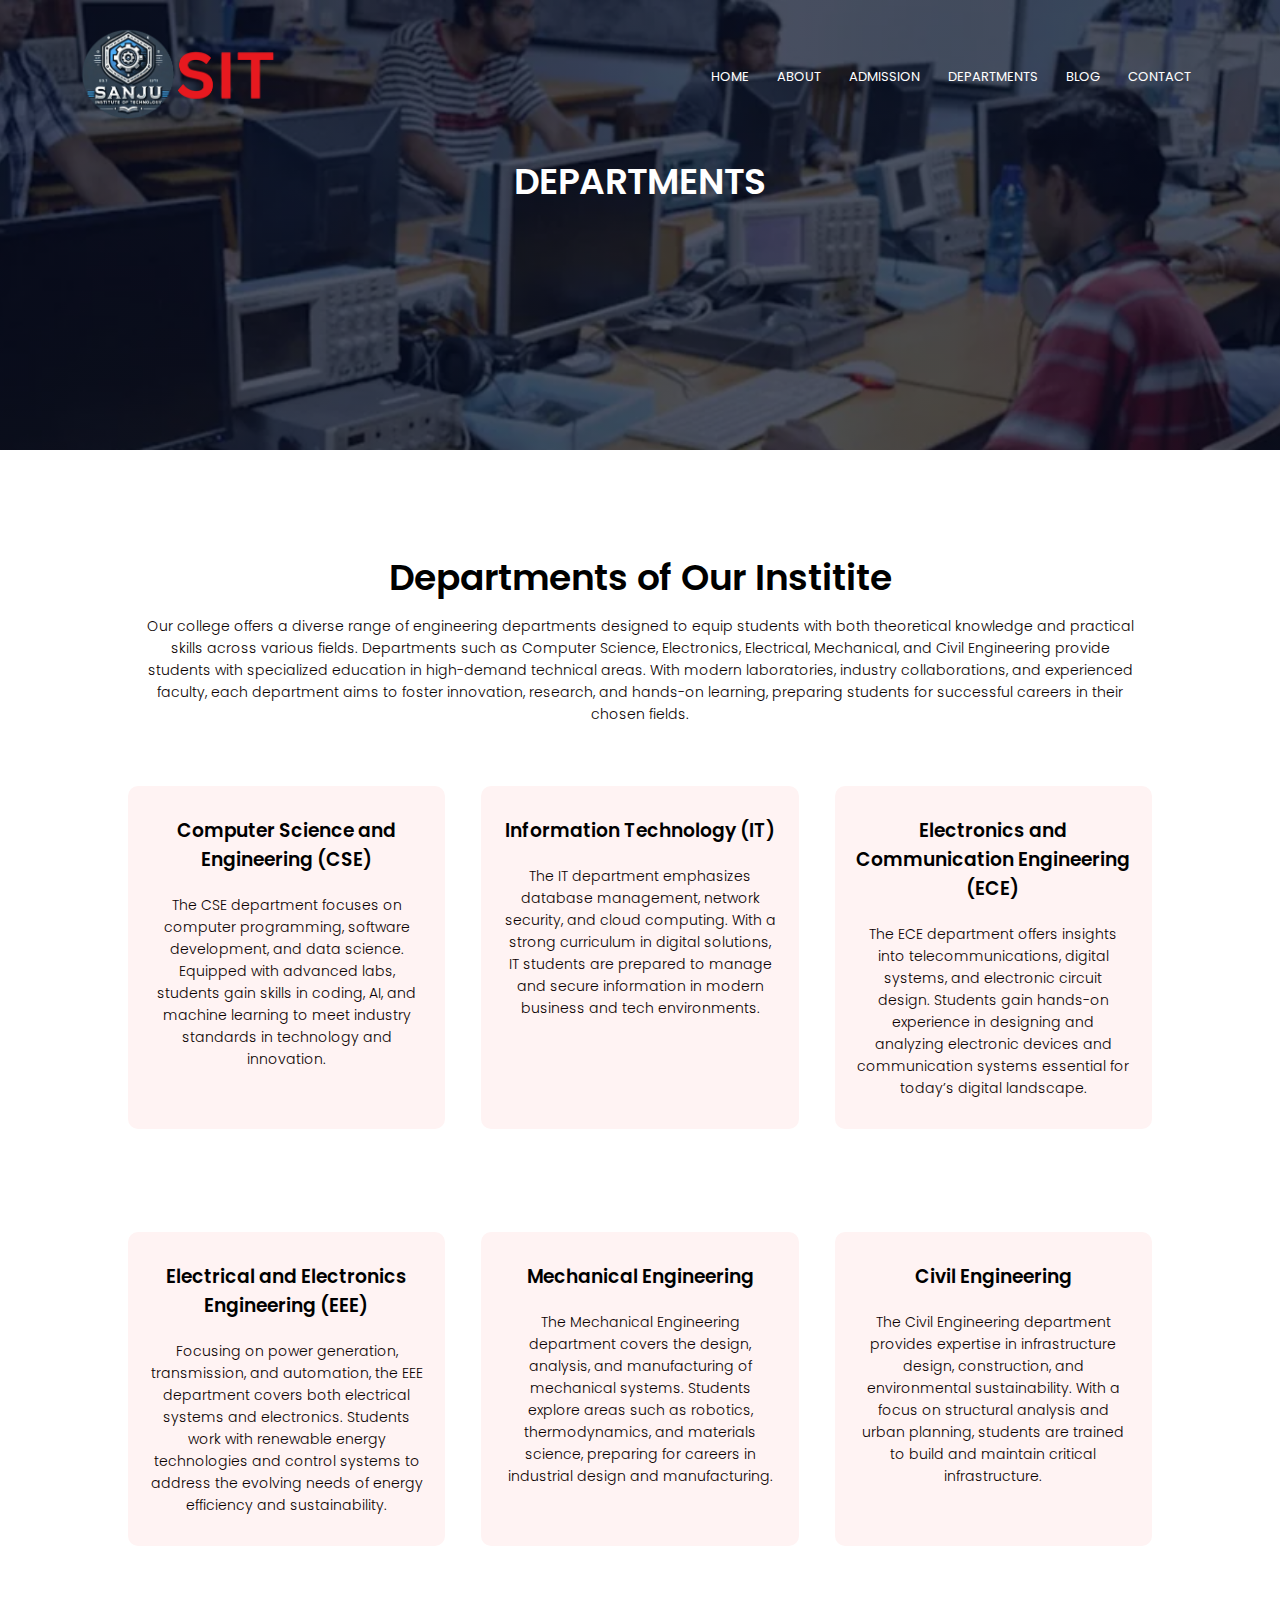
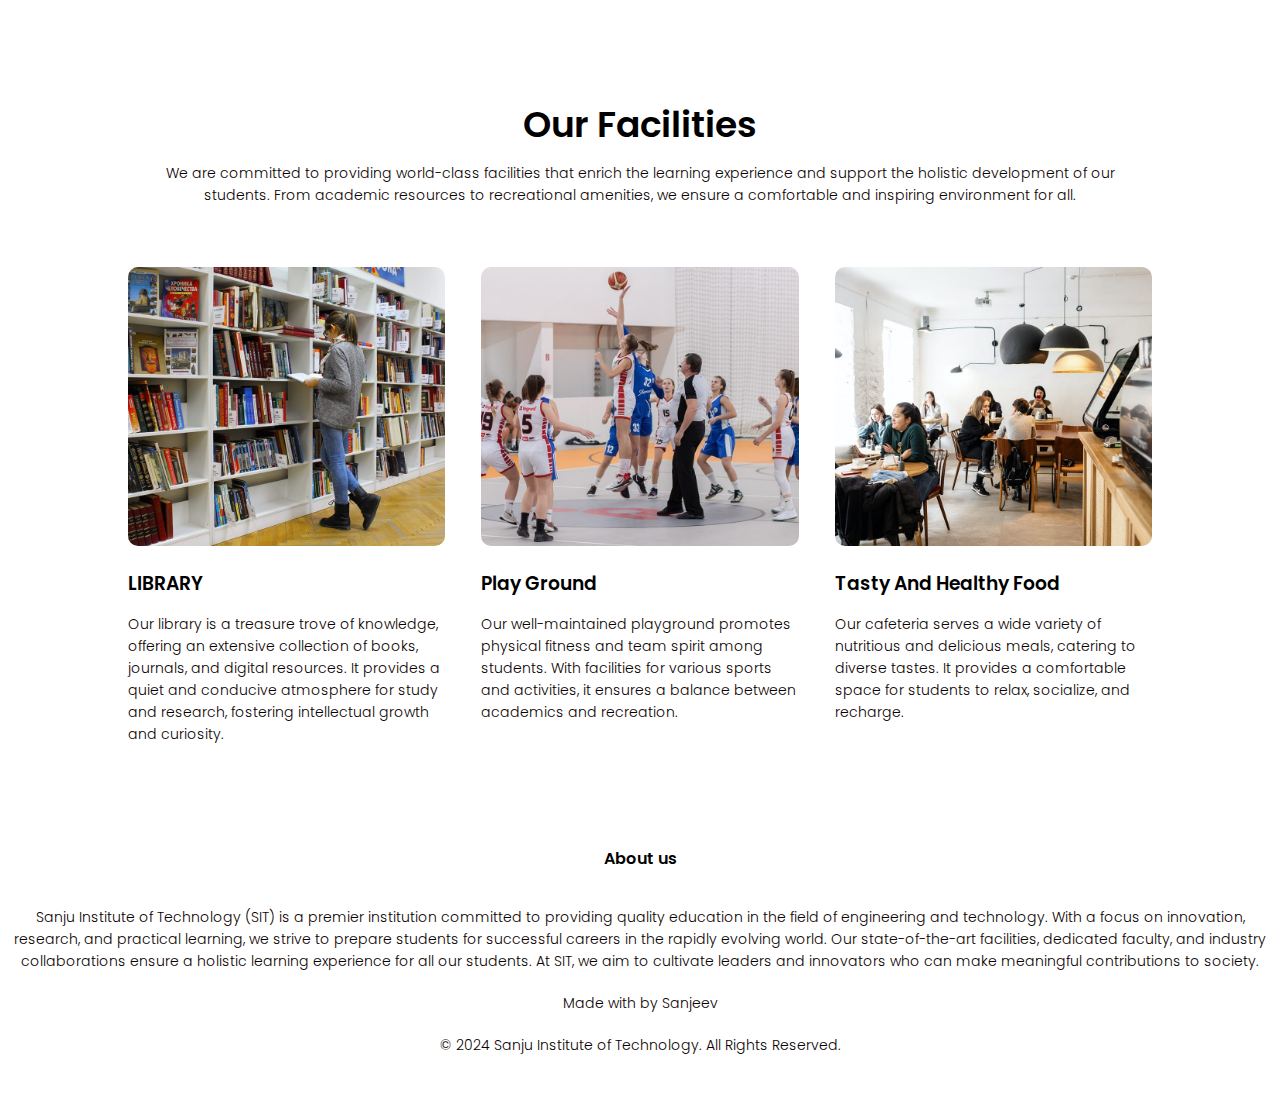
<file: departments.html>
<!DOCTYPE html>
<html lang="en">

<head>
    <meta charset="UTF-8">
    <meta name="viewport" content="width=device-width, initial-scale=1.0">
    <link rel="icon" href="images/logo11.png" type="image/png">
    <title>Departments</title>
    <link rel="stylesheet" href="style.css">
    <link rel="preconnect" href="https://fonts.googleapis.com">
    <link rel="preconnect" href="https://fonts.gstatic.com" crossorigin>
    <link
        href="https://fonts.googleapis.com/css2?family=Poppins:ital,wght@0,100;0,200;0,300;0,400;0,500;0,600;0,700;0,800;0,900;1,100;1,200;1,300;1,400;1,500;1,600;1,700;1,800&display=swap"
        rel="stylesheet">
    <link rel="stylesheet" href="https://cdnjs.cloudflare.com/ajax/libs/font-awesome/6.6.0/css/all.min.css"
        integrity="sha512-Kc323vGBEqzTmouAECnVceyQqyqdsSiqLQISBL29aUW4U/M7pSPA/gEUZQqv1cwx4OnYxTxve5UMg5GT6L4JJg=="
        crossorigin="anonymous" referrerpolicy="no-referrer" />
</head>

<body>
    <section class="departments">
        <nav>
            <a href="index.html"><img src="images/logo1.png" alt="College Logo"></a>

            <div class="nav-links" id="navLinks">
                <i class="fa-solid fa-xmark" onclick="hideMenu()"></i>
                <ul>
                    <li><a href="index.html">HOME</a></li>
                    <li><a href="about.html">ABOUT</a></li>
                    <li><a href="admission.html">ADMISSION</a></li>
                    <li><a href="departments.html">DEPARTMENTS</a></li>
                    <li><a href="blog.html">BLOG</a></li>
                    <li><a href="contact.html">CONTACT</a></li>
                </ul>
            </div>
            <i class="fa-solid fa-bars" onclick="showMenu()"></i>
        </nav>

        <h1>DEPARTMENTS</h1>
    </section>


   <!-- ------------ Departments ----------- -->

   <section class="department">
    <h1>Departments of Our Institite</h1>
    <p>Our college offers a diverse range of engineering departments designed to equip students with both theoretical knowledge and practical skills across various fields. Departments such as Computer Science, Electronics, Electrical, Mechanical, and Civil Engineering provide students with specialized education in high-demand technical areas. With modern laboratories, industry collaborations, and experienced faculty, each department aims to foster innovation, research, and hands-on learning, preparing students for successful careers in their chosen fields.</p>

    <div class="row">
        <div class="department-col">
            <h3>Computer Science and Engineering (CSE)</h3>
            <p>The CSE department focuses on computer programming, software development, and data science. Equipped with advanced labs, students gain skills in coding, AI, and machine learning to meet industry standards in technology and innovation.</p>
        </div>
        <div class="department-col">
            <h3>Information Technology (IT)</h3>
            <p>The IT department emphasizes database management, network security, and cloud computing. With a strong curriculum in digital solutions, IT students are prepared to manage and secure information in modern business and tech environments.</p>
        </div>
        <div class="department-col">
            <h3>Electronics and Communication Engineering (ECE)</h3>
            <p>The ECE department offers insights into telecommunications, digital systems, and electronic circuit design. Students gain hands-on experience in designing and analyzing electronic devices and communication systems essential for today’s digital landscape.</p>
        </div>
        
    </div>
    <div class="row">
        <div class="department-col">
            <h3>Electrical and Electronics Engineering (EEE)   </h3>
            <p>Focusing on power generation, transmission, and automation, the EEE department covers both electrical systems and electronics. Students work with renewable energy technologies and control systems to address the evolving needs of energy efficiency and sustainability.</p>
        </div>
        <div class="department-col">
            <h3>Mechanical Engineering</h3>
            <p>The Mechanical Engineering department covers the design, analysis, and manufacturing of mechanical systems. Students explore areas such as robotics, thermodynamics, and materials science, preparing for careers in industrial design and manufacturing.</p>
        </div>
        <div class="department-col">
            <h3>Civil Engineering</h3>
            <p>The Civil Engineering department provides expertise in infrastructure design, construction, and environmental sustainability. With a focus on structural analysis and urban planning, students are trained to build and maintain critical infrastructure.</p>
        </div>
        
    </div>
</section>



    <!------------Facilities----------->

   
    <section class="facilities">
        <h1>Our Facilities</h1>
        <p>We are committed to providing world-class facilities that enrich the learning experience and support the holistic development of our students. From academic resources to recreational amenities, we ensure a comfortable and inspiring environment for all.</p>
    
        <div class="row">
            <div class="facilities-col">
                <img src="images/library.jpg" alt="Library Image">
                <h3>LIBRARY</h3>
                <p>Our library is a treasure trove of knowledge, offering an extensive collection of books, journals, and digital resources. It provides a quiet and conducive atmosphere for study and research, fostering intellectual growth and curiosity.</p>
            </div>
            <div class="facilities-col">
                <img src="images/basketball.jpg" alt="Basketball Image">
                <h3>Play Ground</h3>
                <p>Our well-maintained playground promotes physical fitness and team spirit among students. With facilities for various sports and activities, it ensures a balance between academics and recreation.</p>
            </div>
            <div class="facilities-col">
                <img src="images/cafeteria.jpg" alt="Cafeteria Image">
                <h3>Tasty And Healthy Food</h3>
                <p>Our cafeteria serves a wide variety of nutritious and delicious meals, catering to diverse tastes. It provides a comfortable space for students to relax, socialize, and recharge.</p>
            </div>
        </div>
    </section>
    


    <!---------- Footer-------->
    <section class="footer">
        <h4>About us</h4>
        <p>Sanju Institute of Technology (SIT) is a premier institution committed to providing quality education in the field of engineering and technology. With a focus on innovation, research, and practical learning, we strive to prepare students for successful careers in the rapidly evolving world. Our state-of-the-art facilities, dedicated faculty, and industry collaborations ensure a holistic learning experience for all our students. At SIT, we aim to cultivate leaders and innovators who can make meaningful contributions to society.</p>
        <div class="icons">
            <a href="index.html"><i class="fa-solid fa-house"></i></a>
            <i class="fa-brands fa-facebook"></i>
            <i class="fa-brands fa-twitter"></i>
            <i class="fa-brands fa-instagram"></i>
            <i class="fa-brands fa-linkedin"></i>
            <i class="fa-brands fa-youtube"></i>
        </div>
        <p>Made with <i class="fa-solid fa-heart"></i> by Sanjeev</p>
        <p>&copy; 2024 Sanju Institute of Technology. All Rights Reserved.</p>
    </section>


    

    <!-- ------------JavaScript for Toggle menu--------------- -->
    <script>
        var navLinks = document.getElementById("navLinks");

        function showMenu() {
            navLinks.classList.add("show");
        }

        function hideMenu() {
            navLinks.classList.remove("show");
        }

    </script>

</body>

</html>
</file>
<file: style.css>
*{
   margin: 0;
   padding: 0;
   font-family: "Poppins", sans-serif;
}

/* ----------for header----------- */
.header{
    min-height: 100vh;
    width: 100%;
    background-image: linear-gradient(rgba(4,9,30,0.7),rgba(4,9,30,0.7)),url(images/banner.jpg);
    background-position: center;
    background-size: cover;
    position: relative;
    overflow: hidden;
}

/* ----------navigation links--------- */
nav{
    display: flex;
    padding: 2% 6%;
    justify-content: space-between;
    align-items: center;
}



/* -----------for logo----- */
nav img{
    width: 200px;

}
.nav-links{
    flex: 1;
    text-align: right;
}
.nav-links ul li {
    list-style: none;
    display: inline-block;
    padding: 8px 12px;
    position: relative;
}
.nav-links ul li a {
    color: #ffffff;
    text-decoration: none;
    font-size: 13px;
}
.nav-links ul li::after{
    content: '';
    width: 0;
    height: 2px;
    background: #f44336;
    display: block;
    margin: auto;
    transition: 0.5s;
}
.nav-links ul li:hover::after{
    width: 100%;
}

/* ----------where college name is written and one button--------- */
.text-box{
    width: 90%;
    color: #ffffff;
    position: absolute;
    top: 50%;
    left: 50%;
    transform: translate(-50%,-50%);
    text-align: center;
}
.text-box h1{
    font-size: 62px;
}
.text-box p{
    margin: 10px 0 40px;
    font-size: 14px;
    color: #ffffff;
}
.hero-btn{
    display: inline-block;
    text-decoration: none;
    color: #ffffff;
    border: 1px solid #ffffff;
    padding: 12px 34px;
    font-size: 13px;
    background: transparent;
    position: relative;
    cursor: pointer;
}
.hero-btn:hover{
    border: 1px sol #f44336;
    background: #6861e2;
    transition: 0.5s;
}
nav .fa-solid{
    display: none;
}

                                        /* --------for Mobile View------ */
@media (min-width : 769px) and (max-width : 796px){
    .nav-links ul li a {
        font-size: 10px;
    }
    .text-box h1 {
        font-size: 18px;
    }
    .sub-header h1 {
        margin-top: 0.3rem;
    }
    
}                                        
@media (max-width: 768px) {
    .text-box h1 {
        font-size: 20px;
    }

    /* Initial hidden state for nav-links */
    .nav-links {
        position: fixed;
        top: 0;
        right: -200px; /* Start fully off-screen */
        background: #4fa1bc;
        height: 100vh;
        width: 200px;
        text-align: left;
        z-index: 2;
        transition: 0.8s; /* Smooth 0.5s slide */
    }
    nav img {
        width: 100px;
    }
    
    .sub-header h1 {
        margin-top: 0.3rem;
    }
    
    .nav-links.show {
        right: 0; /* Slide into view */
    }
    

    .nav-links ul li {
        display: block;
    }

    nav .fa-solid {
        display: block;
        color: #fefdfd;
        margin: 10px;
        font-size: 22px;
        cursor: pointer;
    }
    

    .nav-links ul {
        padding: 30px;
    }
}


/* _____________________________________________________________________________________________________________________________________________ */
/* ---------Course---------- */
.course{
    width: 80%;
    margin: auto;
    text-align: center;
    padding-top: 100px;
}
h1{
    font-size: 36px;
    font-weight: 600;
}
p{
    color:#0a0101;
    font-size: 14px;
    font-weight: 300;
    line-height: 22px;
    padding: 10px;
}
.row{
    margin-top: 5%;
    display: flex;
    justify-content: space-between;
}
.course-col{
    flex-basis: 31%;
    background: #fff3f3;
    border-radius: 10px;
    margin-bottom: 5%;
    padding: 20px 12px;
    box-sizing: border-box;
    transition: 0.5s;
}
h3{
    text-align: center;
    font-weight: 600;
    margin: 10px 0;
}
.course-col:hover{
    box-shadow: 0 0 20px 0px rgba(0,0,0,0.2);
}
/* ------course section for smaller (mobile) device---------- */
@media(max-width : 700px){
    .row{
        flex-direction: column;
    }
}


/* ------Campus------------- */

.campus{
    width: 80%;
    margin: auto;
    text-align: center;
    padding-top: 50px;
}
.campus-col{
    flex-basis: 32%;
    border-radius: 10px;
    margin-bottom: 30px;
    position: relative;
    overflow: hidden;
}
.campus-col img{
    width: 100%;
    display: block;
}
.layer{
    background: transparent;
    height: 100%;
    width: 100%;
    position: absolute;
    top: 0;
    left: 0;
    transition: 0.5s;
}
.layer:hover{
   background: rgba(266,0,0,0.5) ;
}
.layer h3{
    width: 100%;
    font-weight: 500;
    color: #ffffff;
    font-size: 26px;
    bottom: 0;
    left: 50%;
    transform: translate(-50%);
    position: absolute;
    opacity: 0;
    transition: 0.5s;
}
.layer:hover h3{
    bottom: 49%;
    opacity: 1;
}


/* ----------Facilities--------- */

.facilities{
    width: 80%;
    margin: auto;
    text-align: center;
    padding-top: 100px;
}
.facilities-col{
    flex-basis: 31%;
    border-radius: 10px;
    margin-bottom: 5%;
    text-align: left;
}
.facilities-col img{
    width: 100%;
    border-radius: 10px;
}
.facilities-col p{
    padding: 0;
}
.facilities-col h3{
    margin-top: 16px;
    margin-bottom: 15px;
    text-align: left;
}

/* ---------Testimonials-------- */

.testimonial{
    width: 80%;
    margin: auto;
    padding-top: 100px;
    text-align: center;
}
.testimonial-col{
    flex-basis: 44%;
    border-radius: 10px;
    margin-bottom: 5%;
    text-align: left;
    background: #fff3f3;
    padding: 25px;
    cursor: pointer;
    display: flex ;
}
.testimonial-col img{
    height: 40px;
    margin-left: 5px;
    margin-right: 30px;
    border-radius: 50%;
}
.testimonial-col p{
    padding: 0;
}
.testimonial-col h3{
    margin-top: 15px;
    text-align: left;
}
/* ------------------Color of stars (rating)----------------- */
.fa-star {
    color: rgb(10, 11, 11);
}
.fa-star-half-stroke{
    color: rgb(10, 11, 11);
}

@media(max-width : 700px){
    .testimonial-col img{
       
        margin-left: 15px;
        margin-right: 0;
      
    }
}


/* --------- Call To Action ----------- */

.cta{
    margin: 100px auto;
    width: 80%;
    background-image: linear-gradient(rgba(0,0,0,0.7),rgba(0,0,0,0.7)),url(images/banner2.jpg);
    background-position: center;
    background-size: cover;
    border-radius: 10px;
    text-align: center;
    padding: 100px 0;
}
.cta h1{
    color: #ffffff;
    margin-bottom: 40px;
    padding: 0;
}

@media(max-width:700px){
    .cta h1{
       font-size: 24px;
    } 
}


/* ------Footer--------- */

.footer{
    width: 100%;
    text-align: center;
    padding: 30px 0;
}
.footer h4{
    margin-bottom: 25px;
    margin-top: 20px;
    font-weight: 600;

}
.icons .fa{
    color: red;
    margin: 0 13px;
    cursor: pointer;
    padding: 18px 0;
}

.fa-heart{
        color: red;
}



/* _____________________________________________________________________________________________________________________________________________ */
                                    /* ---------------ABOUT US PAGE--------------- */

.sub-header{
     height: 50vh;
     width: 100%;
     background-image: linear-gradient(rgba(4,9,30,0.7),rgba(4,9,30,0.7)),url(images/background.jpg);
     background-position: center;
     background-size: cover;
     text-align: center;
     color: #ffffff;
     overflow: hidden;
    
}
 /* -------------College name just beside the logo ----------- */
nav h2{
    color: #c31c1c;   
    font-size: 400%;
    margin: 10px;
}
/* -----------------About Us written on backgground image----------- */
.sub-header h1{
    margin-top: 100px;
}

.about-us {
    width: 80%;
    margin: auto;
    padding-top: 80px;
    padding-bottom: 50px;
}

.about-col{
    flex-basis: 48%;
    padding: 38px 2px;
}
.about-col img{
    width: 100%;
    border-radius: 10px;
}
.about-col h1{
    padding-top: 0;

}
.about-col p{
    padding: 15px 0 25px;
}

.explore-btn{
    border: 1px solid #f44336;
    background: transparent;
    color: #2d0775;
}
.explore-btn:hover{
    color: #ffffff;
}


/* _____________________________________________________________________________________________________________________________________________ */
                                /* ---------------DEPARTMENT PAGE--------------- */

.departments{
     height: 50vh;
     width: 100%;
     background-image: linear-gradient(rgba(4,9,30,0.7),rgba(4,9,30,0.7)),url(images/departments.jpg);
     background-position: center;
     background-size: cover;
     text-align: center;
     color: #ffffff;
     overflow: hidden;
    
}          


.department{
    width: 80%;
    margin: auto;
    text-align: center;
    padding-top: 100px;
}
h1{
    font-size: 36px;
    font-weight: 600;
}
p{
    color:#0a0101;
    font-size: 14px;
    font-weight: 300;
    line-height: 22px;
    padding: 10px;
}
.row{
    margin-top: 5%;
    display: flex;
    justify-content: space-between;
}
.department-col{
    flex-basis: 31%;
    background: #fff3f3;
    border-radius: 10px;
    margin-bottom: 5%;
    padding: 20px 12px;
    box-sizing: border-box;
    transition: 0.5s;
}
h3{
    text-align: center;
    font-weight: 600;
    margin: 10px 0;
}
.department-col:hover{
    box-shadow: 0 0 20px 0px rgba(0,0,0,0.2);
}
/* ------course section for smaller (mobile) device---------- */
@media(max-width : 700px){
    .row{
        flex-direction: column;
    }
}



/* _____________________________________________________________________________________________________________________________________________ */
/* ----------------BLOGS--------------------- */
.blogs{
    height: 50vh;
    width: 100%;
    background-image: linear-gradient(rgba(4,9,30,0.7),rgba(4,9,30,0.7)),url(images/blog.jpg);
    background-position: center;
    background-size: cover;
    text-align: center;
    color: #ffffff;
    overflow: hidden;
   
}      
/* --------Blog content-----------     */
.blog-content{
      width: 80%;
      margin: auto;
      padding: 60px 0;
}
.blog-left{
    flex-basis: 65%;
}
.blog-left img{
    width: 100%;
}
.blog-left h2{
    color: #222;
    font-weight: 600;
    margin: 10px 0;
}
.blog-left p{
    color: #999;
    padding: 0;
}
.blog-right{
    flex-basis: 32%;
}
.blog-right h3{
    background: #f44336;
    color : #fff;
    padding: 7px 0;
    font-size: 16px;
    margin-bottom: 20px;
}
.blog-right div{
    display: flex;
    align-items: center;
    justify-content: space-between;
    color: #555;
    padding: 5px;
    box-sizing: border-box;
}
.comment-box{
   border: 1px solid #ccc;
   margin: 50px 0;
   padding: 10px 20px;
}
.comment-box h3{
    text-align: left;
}
.comment-form input , .comment-form textarea{
   width: 100%;
   padding: 10px;
   margin: 15px 0;
   box-sizing: border-box;
   border: none;
   outline: none;
   background: #f0f0f0;
}
.comment-form button{
    margin: 10px 0;
}
.post-comment-btn{
    border: 1px solid #f44336;
    background: transparent;
    color: #c91a0a;
}
.post-comment-btn:hover{
    color: #ffffff;
    background: #f64848;
}

@media(max-width : 700px) {
    .blogs h3{
        font-size: 24px;
    }
}

/* ---------------Contact Us Page------------------- */
.location{
    width: 80%;
    margin: auto;
    padding: 80px 0;
}
.location iframe{
    width: 100%;
}
.contact-us{
    width: 80%;
    margin: auto;
}
.contact-col{
    flex-basis: 48%;
    margin-bottom: 30px;
}
.contact-col div{
    display: flex;
    align-items: center;
    margin-bottom: 40px;
}

.contact-col div .fa{
    font-size: 24px;
    color: #000000;
    margin: 10px;
    margin-right: 30px;
}
.contact-col div p{
    padding: 0;
}
.contact-col div h5{
    font-size: 20px;
    margin-bottom: 5px;
    color: #555;
    font-weight: 400;
}
.contact-col input ,.contact-col textarea{
    width: 100%;
    padding: 15px;
    margin-bottom: 17px;
    outline: none;
    border: 1px solid #ccc;
    box-sizing: border-box;
}


/* added reponsive design */
</file>
<file: admission.css>
* {
    margin: 0;
    padding: 0;
    box-sizing: border-box;
    font-family: 'Poppins', sans-serif;
}

body {
    line-height: 1.6;
    color: #333;
}



h1, h2, h3, h4 {
    font-weight: 600;
}

.section-header {
    text-align: center;
    background: #f4f4f4;
    padding: 20px 0;
}

.hero-btn {
    display: inline-block;
    background: #333;
    color: #fff;
    padding: 10px 20px;
    text-decoration: none;
    border-radius: 5px;
    margin: 20px auto; /* Auto margins center the button horizontally */
    text-align: center;
}

.hero-btn-container {
    display: flex; /* Enables flexbox for the container */
    justify-content: center; /* Centers the button horizontally */
    margin-top: 20px; /* Adds spacing above the button */
}

.row {
    display: flex;
    justify-content: space-between;
    align-items: center;
    margin-bottom: 30px;
}

.admission-col {
    flex: 1;
    padding: 20px;
}

.admission-col img {
    max-width: 80%;
    border-radius: 10px;
}

.hero-btn-container {
    display: flex;
    justify-content: center;
    margin-top: 20px;
}

.hero-btn {
    background-color: #1a8cff;
    color: white;
    padding: 10px 20px;
    font-size: 1.2rem;
    border-radius: 5px;
    text-decoration: none;
    text-align: center;
}

.hero-btn:hover {
    background-color: #0066cc;
}

/* Admission Intro Section */
.admission-full{
    background: linear-gradient(to right, #e1f0ff, #ffdede);
    padding: 40px 0;
}
.admission-intro {
    text-align: center;
    padding: 30px;
    border-radius: 10px;
    margin-bottom: 20px;
    font-family: 'Poppins', sans-serif;
}

.admission-intro h1 {
    font-size: 2rem;
    margin-bottom: 15px;
    color: #1a1a1a;
}

.admission-intro p {
    font-size: 1rem;
    line-height: 1.6;
    margin-bottom: 20px;
    color: #333;
}

.admission-intro strong {
    font-weight: 600;
}


.admission-intro table {
    width: 70%;
    margin: 20px auto;
    border-collapse: collapse;
    text-align: center;
}

.admission-intro table thead th {
    background-color: #002366;
    color: white;
    padding: 10px;
    font-weight: 600;
}

.admission-intro table tbody td {
    padding: 10px;
    border: 1px solid #ddd;
}

.admission-intro table tbody tr:nth-child(even) {
    background: #f9f9f9;
}

.admission-intro a {
    color: #0066cc;
    text-decoration: underline;
}

/* Admission Procedure Flow */
.admission-procedure {
    text-align: center;
    padding: 30px;
    border-radius: 10px;
    font-family: 'Poppins', sans-serif;
    margin: 20px;
}

.admission-procedure h1 {
    font-size: 2rem;
    margin-bottom: 20px;
    color: #333;
}

.procedure-container {
    display: flex;
    flex-direction: column;
    align-items: center;
    gap: 10px;
}

.step {
    display: flex;
    justify-content: center;
    align-items: center;
}

.oval {
    background: #00ffff;
    color: #000;
    padding: 10px 20px;
    border: 2px solid #333;
    border-radius: 50px;
    text-align: center;
    font-weight: bold;
    font-size: 1.2rem;
    box-shadow: 0 4px 8px rgba(0, 0, 0, 0.2);
    min-width: 280px;
}

.arrow {
    font-size: 2rem;
    color: red;
    font-weight: bold;
}



.admission, .admission-procedure, .why-sit {
    padding: 20px;
}

.row {
    display: flex;
    justify-content: space-between;
}

.admission-col, .why-sit-col {
    flex: 1;
    margin: 15px;
}

.why-sit .row {
    display: flex;
    gap: 20px;
}

.why-sit-col i {
    font-size: 30px;
    margin-bottom: 10px;
    color: #333;
}

.footer {
    background: #333;
    color: #fff;
    padding: 20px;
    text-align: center;
}

.footer .icons i {
    margin: 0 5px;
    font-size: 20px;
    color: #fff;
}
.footer p{
    color: #f4f4f4;
}
</file>
<file: blog.css>
/* General Styles */
body {
    font-family: 'Poppins', sans-serif;
    margin: 0;
    padding: 0;
    background: #f7f7f7;
    color: #333;
    line-height: 1.6;
}

header.blog-header {
    background: linear-gradient(to right, #002366, #4c6ef5);
    color: #fff;
    text-align: center;
    padding: 40px 20px;
}

header.blog-header h1 {
    font-size: 2.5rem;
}

header.blog-header p {
    font-size: 1.2rem;
    margin-top: 10px;
}

/* Blog Container */
.blog-container {
    padding: 20px;
    display: flex;
    flex-direction: column;
    gap: 20px;
}

/* Featured Blog */
.featured-blog {
    display: flex;
    flex-direction: row;
    align-items: center;
    background: #fff;
    border-radius: 10px;
    box-shadow: 0 4px 8px rgba(0, 0, 0, 0.1);
    overflow: hidden;
}

.featured-blog img {
    width: 50%;
    height: auto;
}

.featured-content {
    padding: 20px;
    flex: 1;
}

.featured-content h2 {
    font-size: 1.8rem;
    margin-bottom: 10px;
}

.featured-content p {
    margin-bottom: 20px;
}

.read-more-btn {
    background: #4c6ef5;
    color: #fff;
    text-decoration: none;
    padding: 10px 20px;
    border-radius: 5px;
    font-size: 1rem;
    transition: background 0.3s ease;
}

.read-more-btn:hover {
    background: #002366;
}

/* Blog Main Section */
.blog-main {
    display: flex;
    flex-wrap: wrap;
    gap: 20px;
}

.blog-grid {
    display: grid;
    grid-template-columns: repeat(auto-fit, minmax(280px, 1fr));
    gap: 20px;
    flex: 3;
}

.blog-card {
    background: #fff;
    border-radius: 10px;
    box-shadow: 0 4px 8px rgba(0, 0, 0, 0.1);
    overflow: hidden;
    text-align: center;
    padding: 20px;
}

.blog-card img {
    width: 100%;
    height: 55%;
    border-bottom: 1px solid #ddd;
    margin-bottom: 10px;
}

.blog-card h3 {
    font-size: 1.2rem;
    margin: 10px 0;
}

.blog-card p {
    font-size: 0.9rem;
    margin-bottom: 10px;
}

/* Sidebar */
.blog-sidebar {
    flex: 1;
    background: #fff;
    border-radius: 10px;
    padding: 20px;
    box-shadow: 0 4px 8px rgba(0, 0, 0, 0.1);
}

.blog-sidebar h3 {
    font-size: 1.5rem;
    margin-bottom: 10px;
}

.blog-sidebar ul {
    list-style: none;
    padding: 0;
}

.blog-sidebar ul li {
    margin-bottom: 10px;
}

.blog-sidebar ul li a {
    text-decoration: none;
    color: #4c6ef5;
}

.blog-sidebar ul li a:hover {
    text-decoration: underline;
}

/* Pagination */
.pagination {
    text-align: center;
    margin: 20px 0;
}

.pagination a {
    text-decoration: none;
    padding: 10px 20px;
    background: #4c6ef5;
    color: #fff;
    margin: 0 5px;
    border-radius: 5px;
    transition: background 0.3s ease;
}

.pagination a:hover {
    background: #002366;
}

.pagination .page-number {
    font-weight: bold;
}

/* Footer */
footer.blog-footer {
    text-align: center;
    background: #002366;
    color: #fff;
    padding: 10px 0;
}

/* ----------- Responsive Styles ----------- */

/* For Tablets (768px and below) */
@media (max-width: 768px) {
    .featured-blog {
        flex-direction: column;
    }

    .featured-blog img {
        width: 100%;
    }

    .featured-content h2 {
        font-size: 1.6rem;
    }

    .blog-sidebar {
        order: 2;
        margin-top: 20px;
    }

    .blog-grid {
        order: 1;
    }
}

/* For Mobile Devices (480px and below) */
@media (min-width : 980px) and (max-width : 1200px){
    .sub-header h1 {
        margin-top: 0rem;
    }
    
}
@media ( max-width : 980px){
    .sub-header h1 {
        margin-top: 0.3rem;
    }
}
@media (max-width: 480px) {
    header.blog-header h1 {
        font-size: 1.8rem;
    }
    .sub-header h1 {
        margin-top: 0.5rem;
        font-size: 1.8rem;
    }
  
    header.blog-header p {
        font-size: 1rem;
    }

    .featured-content h2 {
        font-size: 1.4rem;
    }

    .read-more-btn {
        font-size: 0.9rem;
        padding: 8px 16px;
    }

    .blog-card h3 {
        font-size: 1rem;
    }

    .blog-sidebar h3 {
        font-size: 1.2rem;
    }

    .pagination a {
        padding: 8px 15px;
    }
}
</file>
<file: contact.css>
/* General Styles */
body {
    font-family: 'Poppins', sans-serif;
    margin: 0;
    padding: 0;
    background: #f7f7f7;
    color: #333;
    line-height: 1.6;
}

header.contact-header {
    background: linear-gradient(to right, #002366, #4c6ef5);
    color: #fff;
    text-align: center;
    padding: 40px 20px;
}

header.contact-header h1 {
    font-size: 2.5rem;
}

header.contact-header p {
    font-size: 1.2rem;
    margin-top: 10px;
}

/* Contact Section */
.contact-container {
    display: flex;
    flex-wrap: wrap;
    justify-content: space-between;
    padding: 20px;
    background: #fff;
    border-radius: 10px;
    box-shadow: 0 4px 8px rgba(0, 0, 0, 0.1);
    margin: 20px;
}

.contact-details, .contact-map {
    flex: 1 1 45%;
    padding: 20px;
}

.contact-details h2, .contact-map h2 {
    font-size: 1.8rem;
    margin-bottom: 15px;
}

.contact-details ul {
    list-style: none;
    padding: 0;
}

.contact-details li {
    margin-bottom: 10px;
    font-size: 1rem;
}

.contact-details a {
    color: #4c6ef5;
    text-decoration: none;
}

/* Contact Form Section */
.contact-form-section {
    background: #fff;
    padding: 30px 20px;
    margin: 20px;
    border-radius: 10px;
    box-shadow: 0 4px 8px rgba(0, 0, 0, 0.1);
}

.contact-form-section h2 {
    text-align: center;
    font-size: 2rem;
    margin-bottom: 20px;
}

.contact-form {
    max-width: 600px;
    margin: 0 auto;
}

.form-group {
    margin-bottom: 20px;
}

.form-group label {
    display: block;
    font-size: 1rem;
    margin-bottom: 5px;
}

.form-group input, .form-group textarea {
    width: 100%;
    padding: 10px;
    border: 1px solid #ccc;
    border-radius: 5px;
    font-size: 1rem;
}

.contact-btn {
    display: block;
    width: 100%;
    padding: 10px;
    background: #4c6ef5;
    color: #fff;
    border: none;
    border-radius: 5px;
    font-size: 1.2rem;
    cursor: pointer;
    transition: background 0.3s ease;
}

.contact-btn:hover {
    background: #002366;
}


.additional-content {
    padding: 50px 10%;
    background-color: #f4f4f4;
}

.additional-content h2 {
    font-size: 1.8em;
    margin-bottom: 15px;
    text-align: center;
}

.additional-content p {
    font-size: 1rem;
    color: #555;
    margin-bottom: 20px;
    text-align: center;
}

.student-support ul,
.faq-section ul {
    list-style: none;
    padding: 0;
    margin: 20px 0;
    text-align: left;
}

.student-support ul li,
.faq-section ul li {
    font-size: 1rem;
    margin: 10px 0;
    line-height: 1.6;
}

.quick-links .links {
    display: flex;
    justify-content: center;
    flex-wrap: wrap;
    margin-top: 20px;
}

.quick-link-btn {
    margin: 10px;
    padding: 10px 20px;
    background-color: #0073e6;
    color: white;
    text-decoration: none;
    border-radius: 5px;
    font-size: 1rem;
    transition: background-color 0.3s ease;
}

.quick-link-btn:hover {
    background-color: #005bb5;
}


/* Feedback Section */
.feedback-section {
    text-align: center;
    padding: 20px;
    background: linear-gradient(to right, #e1f0ff, #ffdede);
    margin: 20px;
    border-radius: 10px;
}

.feedback-btn {
    display: inline-block;
    padding: 10px 20px;
    background: #002366;
    color: #fff;
    text-decoration: none;
    border-radius: 5px;
    font-size: 1.2rem;
    transition: background 0.3s ease;
}

.feedback-btn:hover {
    background: #4c6ef5;
}

/* Footer */
footer.contact-footer {
    text-align: center;
    background: #002366;
    color: #fff;
    padding: 10px 0;
}
</file>
